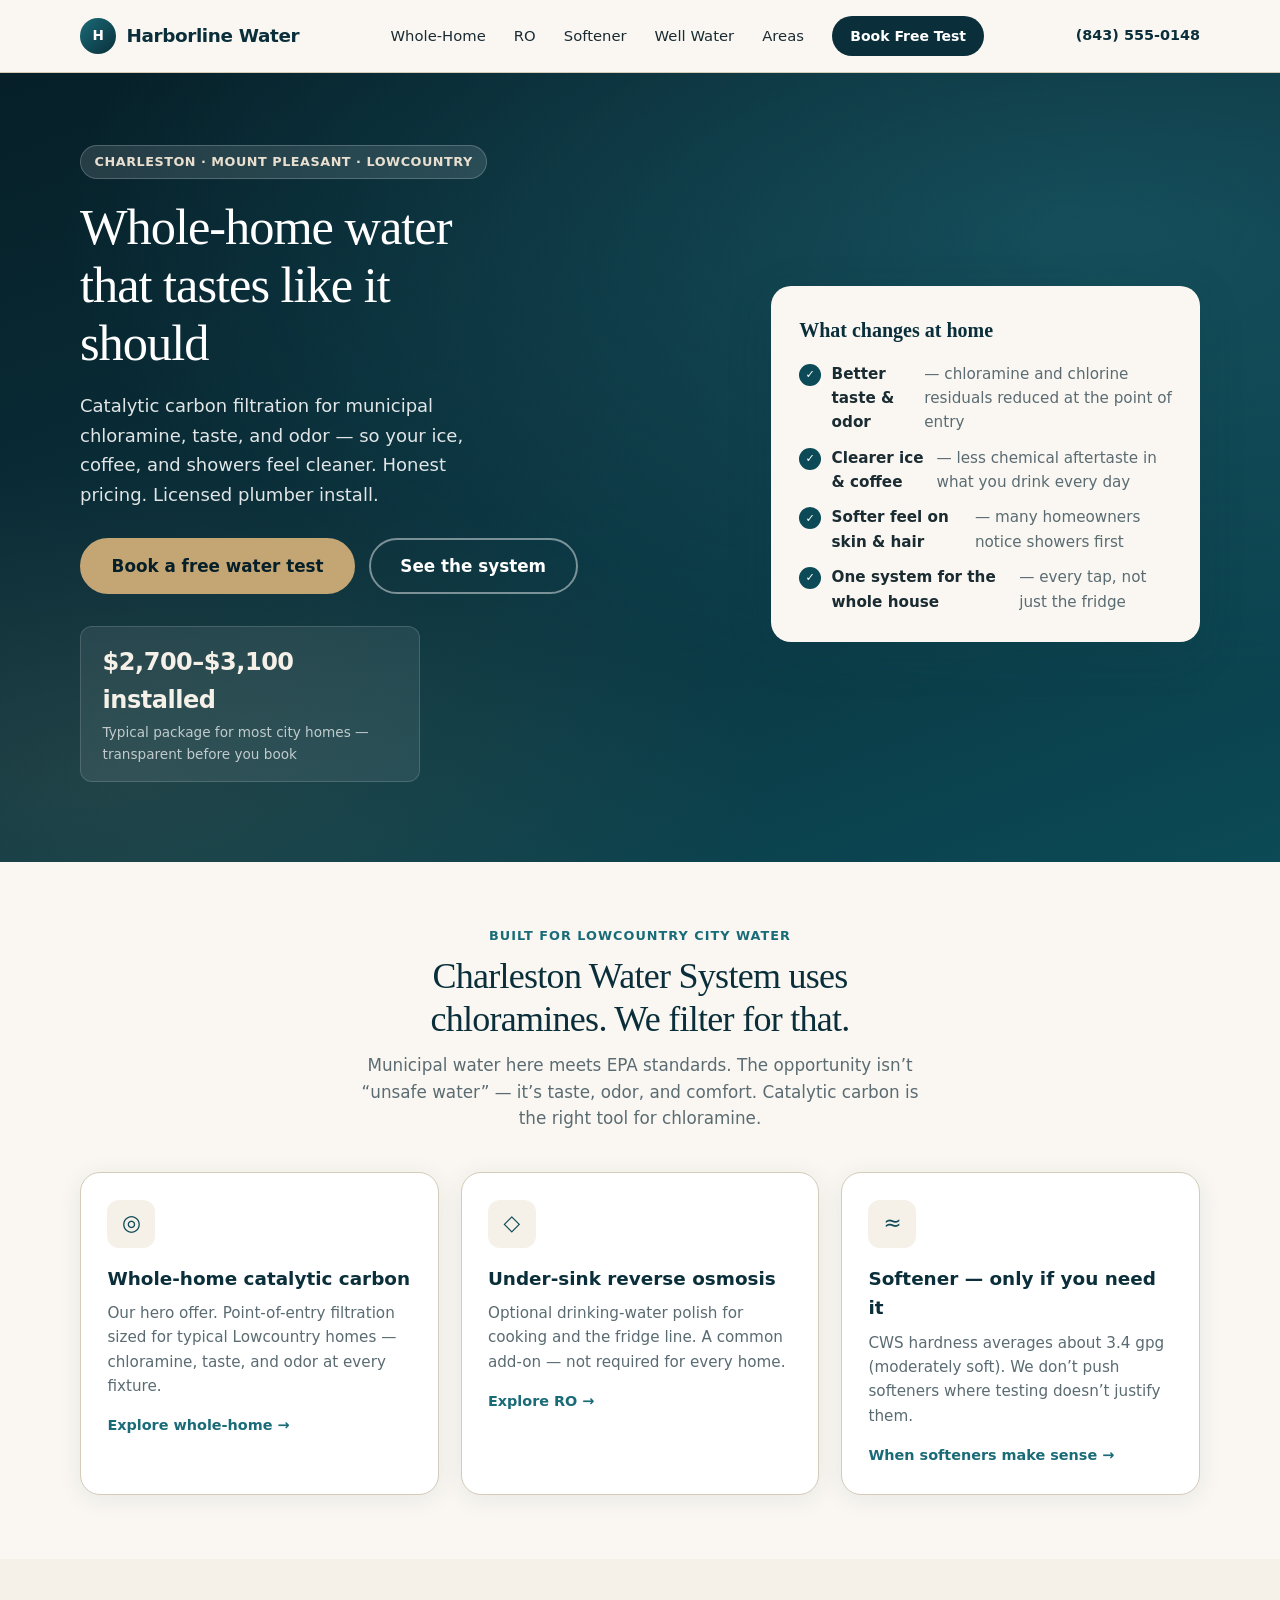
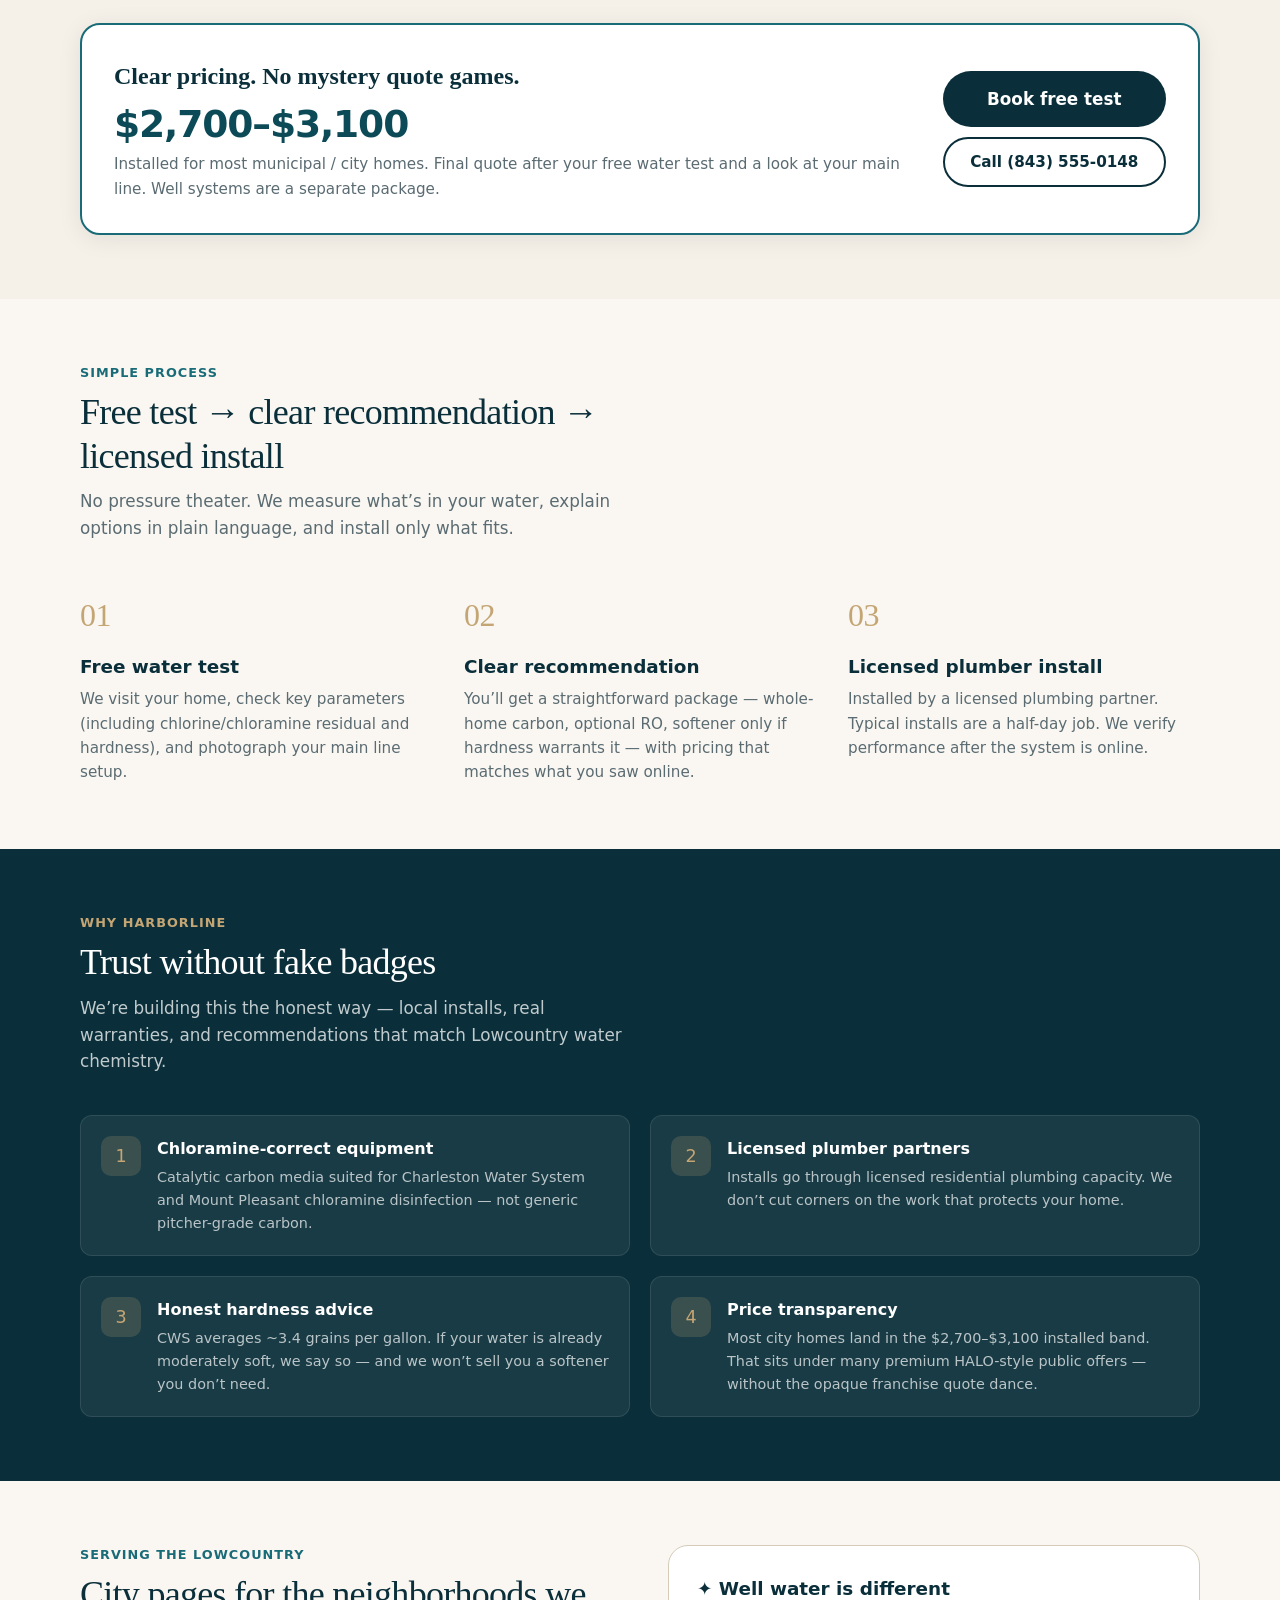
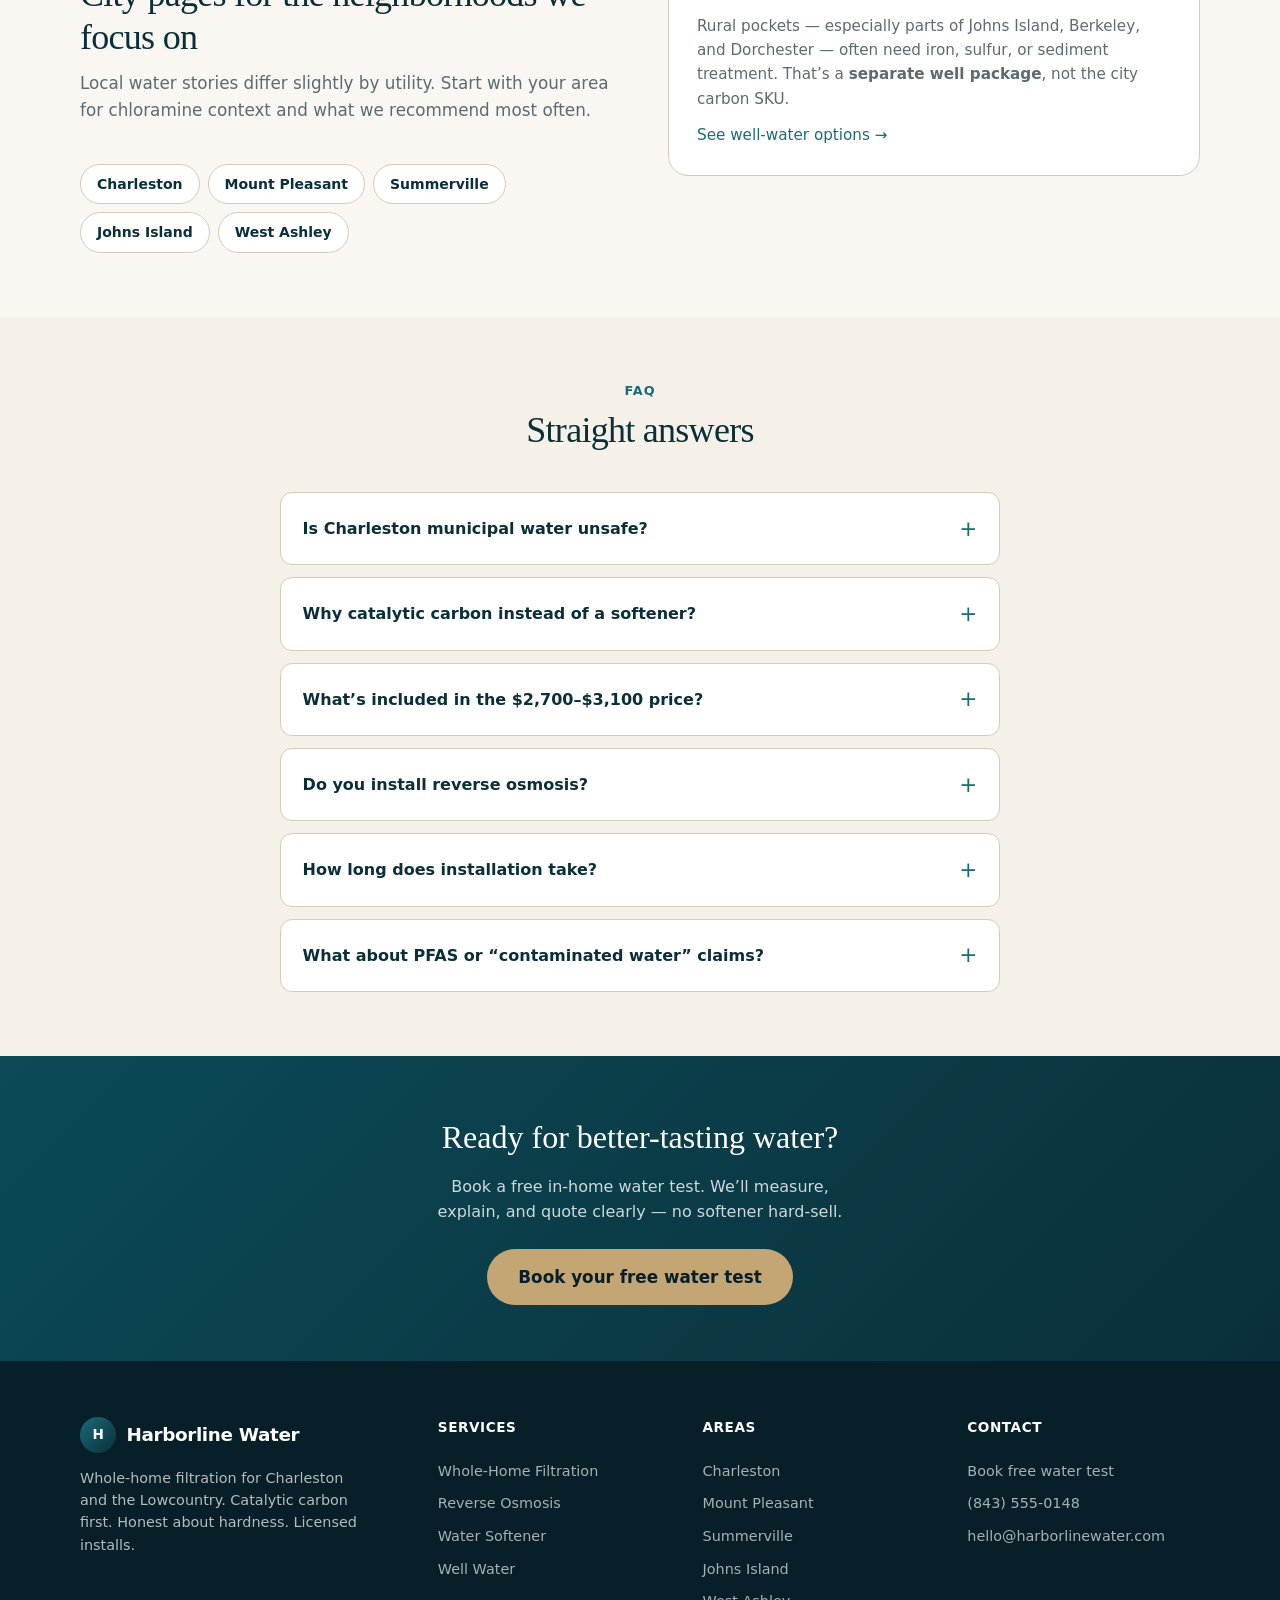
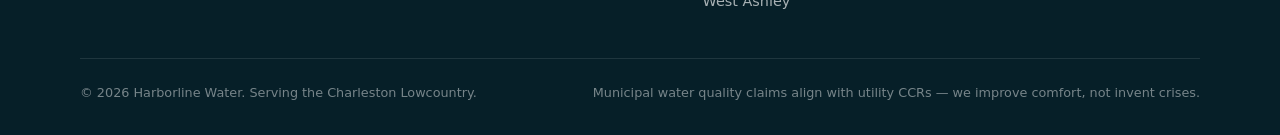
<file: index.html>
<!DOCTYPE html>
<html lang="en">
<head>
  <meta charset="UTF-8" />
  <meta name="viewport" content="width=device-width, initial-scale=1" />
  <title>Harborline Water | Whole-Home Filtration — Charleston &amp; Lowcountry</title>
  <meta name="description" content="Whole-home catalytic carbon filtration for Charleston, Mount Pleasant, Summerville &amp; the Lowcountry. Most city homes: $2,700–$3,100 installed. Book a free water test." />
  <link rel="stylesheet" href="css/styles.css" />
</head>
<body>
  <header class="site-header">
    <div class="container header-inner">
      <a class="logo" href="index.html">
        <span class="logo-mark" aria-hidden="true">H</span>
        Harborline Water
      </a>
      <nav class="nav-desktop" aria-label="Primary">
        <a href="whole-home.html">Whole-Home</a>
        <a href="reverse-osmosis.html">RO</a>
        <a href="softener.html">Softener</a>
        <a href="well-water.html">Well Water</a>
        <a href="charleston.html">Areas</a>
        <a class="nav-cta" href="book.html">Book Free Test</a>
      </nav>
      <a class="header-phone" href="tel:+18435550148">(843) 555-0148</a>
      <button class="menu-toggle" type="button" aria-label="Open menu" aria-expanded="false">
        <span></span><span></span><span></span>
      </button>
    </div>
    <nav class="nav-mobile container" aria-label="Mobile">
      <a href="whole-home.html">Whole-Home Filtration</a>
      <a href="reverse-osmosis.html">Reverse Osmosis</a>
      <a href="softener.html">Water Softener</a>
      <a href="well-water.html">Well Water</a>
      <a href="charleston.html">Charleston</a>
      <a href="mount-pleasant.html">Mount Pleasant</a>
      <a href="summerville.html">Summerville</a>
      <a href="johns-island.html">Johns Island</a>
      <a href="west-ashley.html">West Ashley</a>
      <a class="nav-cta" href="book.html">Book Free Water Test</a>
    </nav>
  </header>

  <main>
    <section class="hero">
      <div class="container hero-inner">
        <div>
          <span class="hero-badge">Charleston · Mount Pleasant · Lowcountry</span>
          <h1>Whole-home water that tastes like it should</h1>
          <p class="hero-lead">Catalytic carbon filtration for municipal chloramine, taste, and odor — so your ice, coffee, and showers feel cleaner. Honest pricing. Licensed plumber install.</p>
          <div class="hero-actions">
            <a class="btn btn-primary btn-lg" href="book.html">Book a free water test</a>
            <a class="btn btn-secondary btn-lg" href="whole-home.html">See the system</a>
          </div>
          <div class="hero-price">
            <strong>$2,700–$3,100 installed</strong>
            <span>Typical package for most city homes — transparent before you book</span>
          </div>
        </div>
        <aside class="hero-card" aria-label="What you get">
          <h3>What changes at home</h3>
          <ul>
            <li><strong>Better taste &amp; odor</strong> — chloramine and chlorine residuals reduced at the point of entry</li>
            <li><strong>Clearer ice &amp; coffee</strong> — less chemical aftertaste in what you drink every day</li>
            <li><strong>Softer feel on skin &amp; hair</strong> — many homeowners notice showers first</li>
            <li><strong>One system for the whole house</strong> — every tap, not just the fridge</li>
          </ul>
        </aside>
      </div>
    </section>

    <section class="section">
      <div class="container">
        <div class="section-head center">
          <span class="eyebrow">Built for Lowcountry city water</span>
          <h2>Charleston Water System uses chloramines. We filter for that.</h2>
          <p>Municipal water here meets EPA standards. The opportunity isn’t “unsafe water” — it’s taste, odor, and comfort. Catalytic carbon is the right tool for chloramine.</p>
        </div>
        <div class="grid-3">
          <article class="card">
            <div class="card-icon" aria-hidden="true">◎</div>
            <h3>Whole-home catalytic carbon</h3>
            <p>Our hero offer. Point-of-entry filtration sized for typical Lowcountry homes — chloramine, taste, and odor at every fixture.</p>
            <a class="card-link" href="whole-home.html">Explore whole-home →</a>
          </article>
          <article class="card">
            <div class="card-icon" aria-hidden="true">◇</div>
            <h3>Under-sink reverse osmosis</h3>
            <p>Optional drinking-water polish for cooking and the fridge line. A common add-on — not required for every home.</p>
            <a class="card-link" href="reverse-osmosis.html">Explore RO →</a>
          </article>
          <article class="card">
            <div class="card-icon" aria-hidden="true">≈</div>
            <h3>Softener — only if you need it</h3>
            <p>CWS hardness averages about 3.4 gpg (moderately soft). We don’t push softeners where testing doesn’t justify them.</p>
            <a class="card-link" href="softener.html">When softeners make sense →</a>
          </article>
        </div>
      </div>
    </section>

    <section class="section section-alt">
      <div class="container">
        <div class="price-band">
          <div>
            <h3>Clear pricing. No mystery quote games.</h3>
            <p class="amount">$2,700–$3,100</p>
            <p class="amount-note">Installed for most municipal / city homes. Final quote after your free water test and a look at your main line. Well systems are a separate package.</p>
          </div>
          <div class="price-cta">
            <a class="btn btn-primary btn-lg" href="book.html">Book free test</a>
            <a class="btn btn-secondary" href="tel:+18435550148">Call (843) 555-0148</a>
          </div>
        </div>
      </div>
    </section>

    <section class="section">
      <div class="container">
        <div class="section-head">
          <span class="eyebrow">Simple process</span>
          <h2>Free test → clear recommendation → licensed install</h2>
          <p>No pressure theater. We measure what’s in your water, explain options in plain language, and install only what fits.</p>
        </div>
        <div class="steps">
          <div class="step">
            <h3>Free water test</h3>
            <p>We visit your home, check key parameters (including chlorine/chloramine residual and hardness), and photograph your main line setup.</p>
          </div>
          <div class="step">
            <h3>Clear recommendation</h3>
            <p>You’ll get a straightforward package — whole-home carbon, optional RO, softener only if hardness warrants it — with pricing that matches what you saw online.</p>
          </div>
          <div class="step">
            <h3>Licensed plumber install</h3>
            <p>Installed by a licensed plumbing partner. Typical installs are a half-day job. We verify performance after the system is online.</p>
          </div>
        </div>
      </div>
    </section>

    <section class="section section-navy">
      <div class="container">
        <div class="section-head">
          <span class="eyebrow">Why Harborline</span>
          <h2>Trust without fake badges</h2>
          <p>We’re building this the honest way — local installs, real warranties, and recommendations that match Lowcountry water chemistry.</p>
        </div>
        <div class="trust-grid">
          <div class="trust-item">
            <div class="t-icon" aria-hidden="true">1</div>
            <div>
              <h4>Chloramine-correct equipment</h4>
              <p>Catalytic carbon media suited for Charleston Water System and Mount Pleasant chloramine disinfection — not generic pitcher-grade carbon.</p>
            </div>
          </div>
          <div class="trust-item">
            <div class="t-icon" aria-hidden="true">2</div>
            <div>
              <h4>Licensed plumber partners</h4>
              <p>Installs go through licensed residential plumbing capacity. We don’t cut corners on the work that protects your home.</p>
            </div>
          </div>
          <div class="trust-item">
            <div class="t-icon" aria-hidden="true">3</div>
            <div>
              <h4>Honest hardness advice</h4>
              <p>CWS averages ~3.4 grains per gallon. If your water is already moderately soft, we say so — and we won’t sell you a softener you don’t need.</p>
            </div>
          </div>
          <div class="trust-item">
            <div class="t-icon" aria-hidden="true">4</div>
            <div>
              <h4>Price transparency</h4>
              <p>Most city homes land in the $2,700–$3,100 installed band. That sits under many premium HALO-style public offers — without the opaque franchise quote dance.</p>
            </div>
          </div>
        </div>
      </div>
    </section>

    <section class="section">
      <div class="container split">
        <div>
          <div class="section-head">
            <span class="eyebrow">Serving the Lowcountry</span>
            <h2>City pages for the neighborhoods we focus on</h2>
            <p>Local water stories differ slightly by utility. Start with your area for chloramine context and what we recommend most often.</p>
          </div>
          <div class="area-pills">
            <a href="charleston.html">Charleston</a>
            <a href="mount-pleasant.html">Mount Pleasant</a>
            <a href="summerville.html">Summerville</a>
            <a href="johns-island.html">Johns Island</a>
            <a href="west-ashley.html">West Ashley</a>
          </div>
        </div>
        <div class="honesty-box">
          <h3>✦ Well water is different</h3>
          <p>Rural pockets — especially parts of Johns Island, Berkeley, and Dorchester — often need iron, sulfur, or sediment treatment. That’s a <strong>separate well package</strong>, not the city carbon SKU.</p>
          <p><a href="well-water.html">See well-water options →</a></p>
        </div>
      </div>
    </section>

    <section class="section section-alt">
      <div class="container container-narrow">
        <div class="section-head center">
          <span class="eyebrow">FAQ</span>
          <h2>Straight answers</h2>
        </div>
        <div class="faq-list">
          <details class="faq-item">
            <summary>Is Charleston municipal water unsafe?</summary>
            <div class="faq-body">
              <p>No. Charleston Water System and Mount Pleasant Waterworks meet EPA standards. We don’t market fear. We help with taste, odor, chloramine residual, ice/coffee quality, and how water feels on skin and hair.</p>
            </div>
          </details>
          <details class="faq-item">
            <summary>Why catalytic carbon instead of a softener?</summary>
            <div class="faq-body">
              <p>Charleston Water System reports average hardness around <strong>58.4 ppm / 3.4 gpg</strong> — moderately soft. Softeners shine on hard well water. For most city homes here, catalytic carbon targeting chloramine and taste/odor is the better first move.</p>
            </div>
          </details>
          <details class="faq-item">
            <summary>What’s included in the $2,700–$3,100 price?</summary>
            <div class="faq-body">
              <p>A typical whole-home catalytic carbon system installed by a licensed plumber for a standard city home. Exact equipment and any add-ons (like under-sink RO) are confirmed after your free test and a look at your plumbing.</p>
            </div>
          </details>
          <details class="faq-item">
            <summary>Do you install reverse osmosis?</summary>
            <div class="faq-body">
              <p>Yes — as an optional under-sink system for drinking and cooking water. Many homeowners pair whole-home carbon with RO at the kitchen sink. <a href="reverse-osmosis.html">Learn more about RO</a>.</p>
            </div>
          </details>
          <details class="faq-item">
            <summary>How long does installation take?</summary>
            <div class="faq-body">
              <p>Most whole-home installs are completed in a few hours by a licensed plumber partner. We’ll schedule after you approve the recommendation — typically within about a week depending on partner capacity.</p>
            </div>
          </details>
          <details class="faq-item">
            <summary>What about PFAS or “contaminated water” claims?</summary>
            <div class="faq-body">
              <p>We stick to utility-aligned facts and certified reduction data for the media we install. We won’t use scare language about municipal water being unsafe. If you have a specific lab concern, bring it to the free test and we’ll talk through options honestly.</p>
            </div>
          </details>
        </div>
      </div>
    </section>

    <section class="cta-band">
      <div class="container">
        <h2>Ready for better-tasting water?</h2>
        <p>Book a free in-home water test. We’ll measure, explain, and quote clearly — no softener hard-sell.</p>
        <a class="btn btn-primary btn-lg" href="book.html">Book your free water test</a>
      </div>
    </section>
  </main>

  <footer class="site-footer">
    <div class="container">
      <div class="footer-grid">
        <div class="footer-brand">
          <a class="logo" href="index.html">
            <span class="logo-mark" aria-hidden="true">H</span>
            Harborline Water
          </a>
          <p>Whole-home filtration for Charleston and the Lowcountry. Catalytic carbon first. Honest about hardness. Licensed installs.</p>
        </div>
        <div class="footer-col">
          <h4>Services</h4>
          <a href="whole-home.html">Whole-Home Filtration</a>
          <a href="reverse-osmosis.html">Reverse Osmosis</a>
          <a href="softener.html">Water Softener</a>
          <a href="well-water.html">Well Water</a>
        </div>
        <div class="footer-col">
          <h4>Areas</h4>
          <a href="charleston.html">Charleston</a>
          <a href="mount-pleasant.html">Mount Pleasant</a>
          <a href="summerville.html">Summerville</a>
          <a href="johns-island.html">Johns Island</a>
          <a href="west-ashley.html">West Ashley</a>
        </div>
        <div class="footer-col">
          <h4>Contact</h4>
          <a href="book.html">Book free water test</a>
          <a href="tel:+18435550148">(843) 555-0148</a>
          <a href="mailto:hello@harborlinewater.com">hello@harborlinewater.com</a>
        </div>
      </div>
      <div class="footer-bottom">
        <span>© 2026 Harborline Water. Serving the Charleston Lowcountry.</span>
        <span>Municipal water quality claims align with utility CCRs — we improve comfort, not invent crises.</span>
      </div>
    </div>
  </footer>

  <div class="sticky-cta" role="region" aria-label="Quick actions">
    <a class="btn btn-call" href="tel:+18435550148">Call</a>
    <a class="btn btn-primary" href="book.html">Book free water test</a>
  </div>

  <script src="js/main.js"></script>
</body>
</html>
</file>
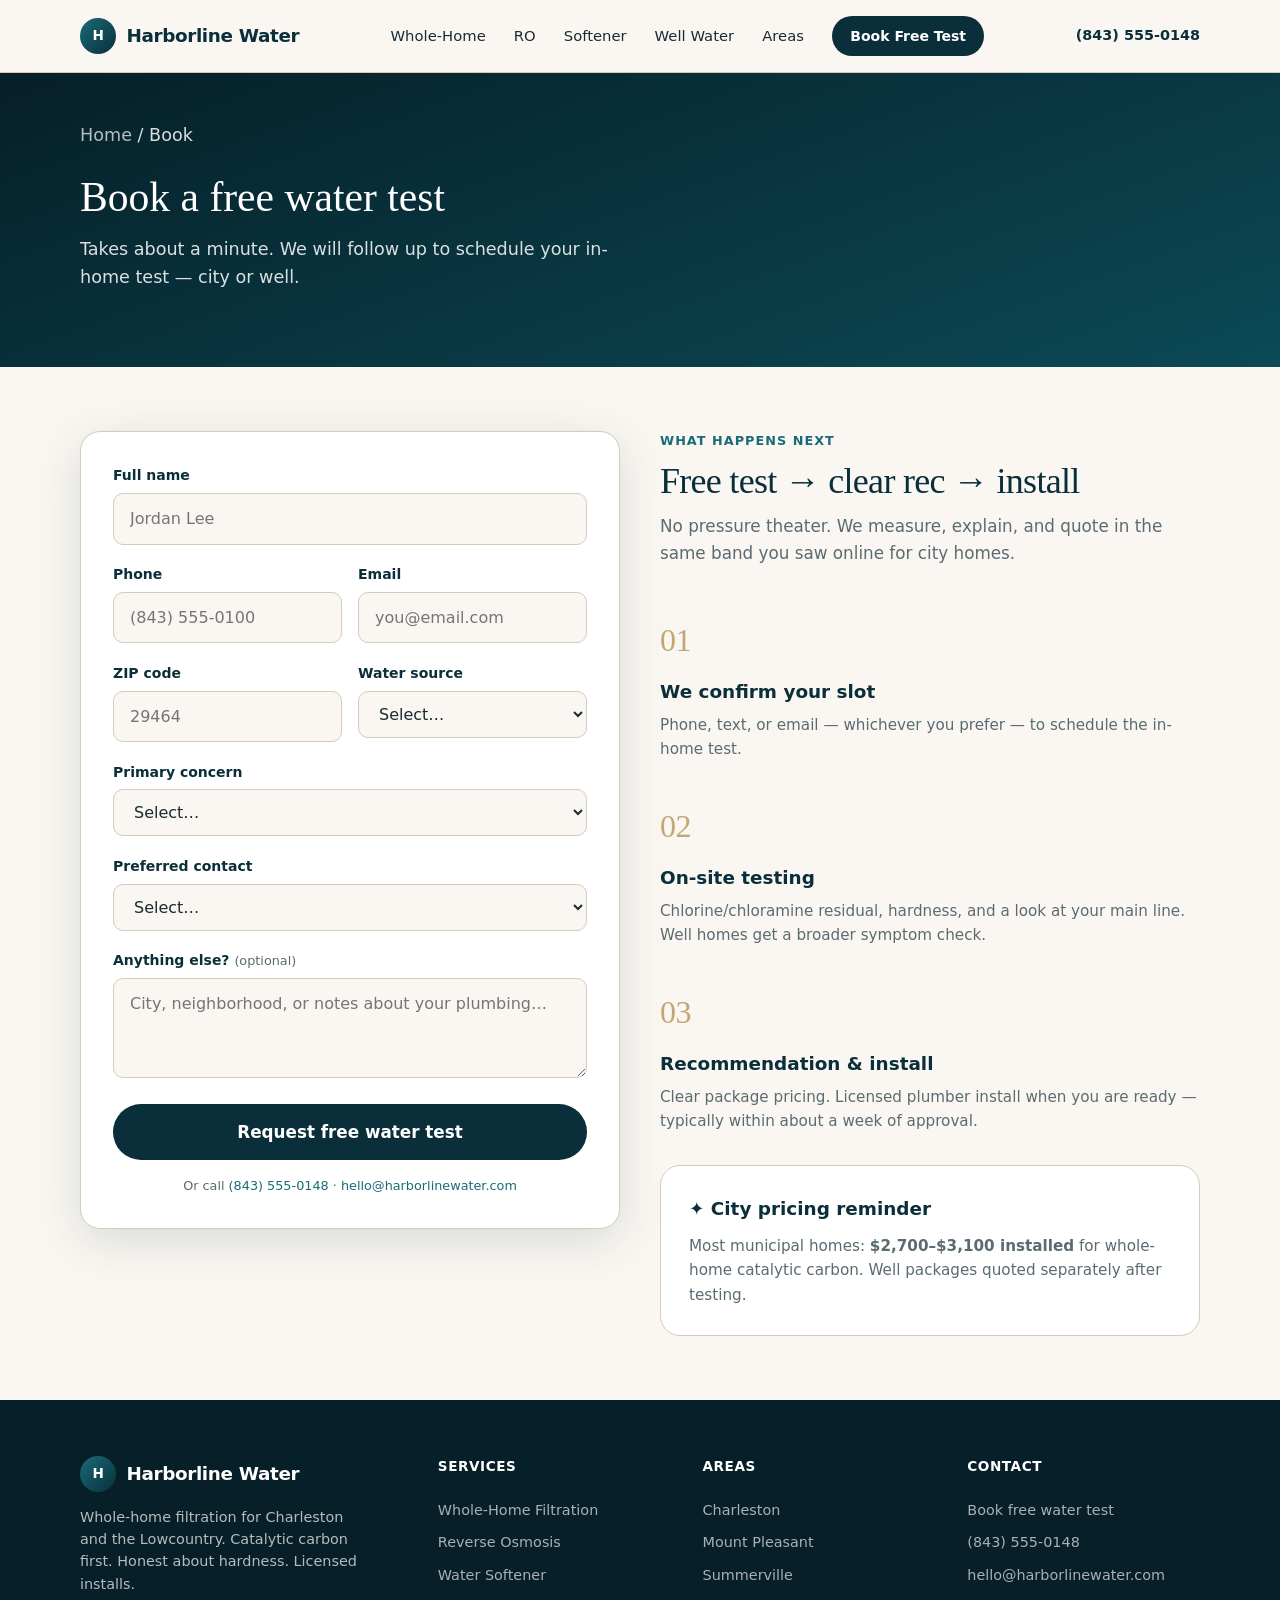
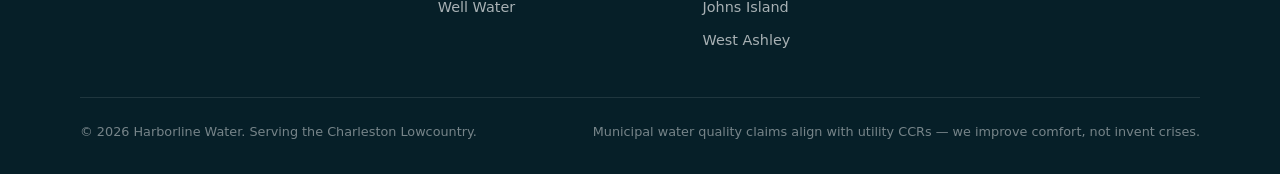
<file: book.html>
<!DOCTYPE html>
<html lang="en">
<head>
  <meta charset="UTF-8" />
  <meta name="viewport" content="width=device-width, initial-scale=1" />
  <title>Book a Free Water Test | Harborline Water Charleston</title>
  <meta name="description" content="Book a free in-home water test with Harborline Water. Charleston Lowcountry — city or well. Name, phone, email, ZIP. No softener hard-sell." />
  <link rel="stylesheet" href="css/styles.css" />
</head>
<body>
  <header class="site-header">
    <div class="container header-inner">
      <a class="logo" href="index.html">
        <span class="logo-mark" aria-hidden="true">H</span>
        Harborline Water
      </a>
      <nav class="nav-desktop" aria-label="Primary">
        <a href="whole-home.html">Whole-Home</a>
        <a href="reverse-osmosis.html">RO</a>
        <a href="softener.html">Softener</a>
        <a href="well-water.html">Well Water</a>
        <a href="charleston.html">Areas</a>
        <a class="nav-cta" href="book.html">Book Free Test</a>
      </nav>
      <a class="header-phone" href="tel:+18435550148">(843) 555-0148</a>
      <button class="menu-toggle" type="button" aria-label="Open menu" aria-expanded="false">
        <span></span><span></span><span></span>
      </button>
    </div>
    <nav class="nav-mobile container" aria-label="Mobile">
      <a href="whole-home.html">Whole-Home Filtration</a>
      <a href="reverse-osmosis.html">Reverse Osmosis</a>
      <a href="softener.html">Water Softener</a>
      <a href="well-water.html">Well Water</a>
      <a href="charleston.html">Charleston</a>
      <a href="mount-pleasant.html">Mount Pleasant</a>
      <a href="summerville.html">Summerville</a>
      <a href="johns-island.html">Johns Island</a>
      <a href="west-ashley.html">West Ashley</a>
      <a class="nav-cta" href="book.html">Book Free Water Test</a>
    </nav>
  </header>
  <main>

    <section class="page-hero">
      <div class="container">
        <p class="breadcrumb"><a href="index.html">Home</a> / Book</p>
        <h1>Book a free water test</h1>
        <p>Takes about a minute. We will follow up to schedule your in-home test — city or well.</p>
      </div>
    </section>

    <section class="section">
      <div class="container" style="display:grid;gap:2.5rem;align-items:start">
        <div style="display:grid;gap:2.5rem;align-items:start" class="split">
          <div>
            <div class="form-card" id="form-wrap">
              <form id="lead-form" novalidate>
                <!--
                  FUTURE: GoHighLevel (GHL) webhook integration
                  Replace the JS console.log handler in js/main.js with:
                  fetch('YOUR_GHL_WEBHOOK_URL', {
                    method: 'POST',
                    headers: { 'Content-Type': 'application/json' },
                    body: JSON.stringify(data)
                  })
                  Or point form action to your GHL form endpoint.
                -->
                <div class="form-group">
                  <label for="name">Full name</label>
                  <input type="text" id="name" name="name" required autocomplete="name" placeholder="Jordan Lee" />
                </div>
                <div class="form-row form-row-2">
                  <div class="form-group">
                    <label for="phone">Phone</label>
                    <input type="tel" id="phone" name="phone" required autocomplete="tel" placeholder="(843) 555-0100" />
                  </div>
                  <div class="form-group">
                    <label for="email">Email</label>
                    <input type="email" id="email" name="email" required autocomplete="email" placeholder="you@email.com" />
                  </div>
                </div>
                <div class="form-row form-row-2">
                  <div class="form-group">
                    <label for="zip">ZIP code</label>
                    <input type="text" id="zip" name="zip" required inputmode="numeric" pattern="[0-9]{5}" placeholder="29464" maxlength="5" />
                  </div>
                  <div class="form-group">
                    <label for="waterSource">Water source</label>
                    <select id="waterSource" name="waterSource" required>
                      <option value="" disabled selected>Select…</option>
                      <option value="city">City / municipal</option>
                      <option value="well">Private well</option>
                      <option value="unsure">Not sure</option>
                    </select>
                  </div>
                </div>
                <div class="form-group">
                  <label for="concern">Primary concern</label>
                  <select id="concern" name="concern" required>
                    <option value="" disabled selected>Select…</option>
                    <option value="taste-odor">Taste / odor (chlorine or chloramine)</option>
                    <option value="ice-coffee">Ice / coffee taste</option>
                    <option value="skin-hair">Skin / hair feel</option>
                    <option value="hardness-scale">Hardness / scale</option>
                    <option value="well-iron-sulfur">Well: iron / sulfur / sediment</option>
                    <option value="general">General — want a test</option>
                  </select>
                </div>
                <div class="form-group">
                  <label for="preferredContact">Preferred contact</label>
                  <select id="preferredContact" name="preferredContact" required>
                    <option value="" disabled selected>Select…</option>
                    <option value="phone">Phone call</option>
                    <option value="text">Text</option>
                    <option value="email">Email</option>
                  </select>
                </div>
                <div class="form-group">
                  <label for="message">Anything else? <span class="hint">(optional)</span></label>
                  <textarea id="message" name="message" placeholder="City, neighborhood, or notes about your plumbing…"></textarea>
                </div>
                <button type="submit" class="btn btn-primary btn-lg btn-block">Request free water test</button>
                <p style="margin-top:1rem;font-size:.8rem;color:var(--muted);text-align:center">
                  Or call <a href="tel:+18435550148">(843) 555-0148</a> · <a href="mailto:hello@harborlinewater.com">hello@harborlinewater.com</a>
                </p>
              </form>
              <div class="form-success" id="form-success" role="status">
                <div class="check" aria-hidden="true">✓</div>
                <h3>Request received</h3>
                <p>Thanks — we logged your details. We will reach out shortly to schedule your free water test. (Demo mode: check the browser console for the lead payload.)</p>
                <p class="mt-1"><a href="index.html">Back to home</a></p>
              </div>
            </div>
          </div>
          <div>
            <div class="section-head">
              <span class="eyebrow">What happens next</span>
              <h2>Free test → clear rec → install</h2>
              <p>No pressure theater. We measure, explain, and quote in the same band you saw online for city homes.</p>
            </div>
            <div class="steps" style="grid-template-columns:1fr">
              <div class="step">
                <h3>We confirm your slot</h3>
                <p>Phone, text, or email — whichever you prefer — to schedule the in-home test.</p>
              </div>
              <div class="step">
                <h3>On-site testing</h3>
                <p>Chlorine/chloramine residual, hardness, and a look at your main line. Well homes get a broader symptom check.</p>
              </div>
              <div class="step">
                <h3>Recommendation &amp; install</h3>
                <p>Clear package pricing. Licensed plumber install when you are ready — typically within about a week of approval.</p>
              </div>
            </div>
            <div class="honesty-box mt-2">
              <h3>✦ City pricing reminder</h3>
              <p>Most municipal homes: <strong>$2,700–$3,100 installed</strong> for whole-home catalytic carbon. Well packages quoted separately after testing.</p>
            </div>
          </div>
        </div>
      </div>
    </section>

  </main>
  <footer class="site-footer">
    <div class="container">
      <div class="footer-grid">
        <div class="footer-brand">
          <a class="logo" href="index.html">
            <span class="logo-mark" aria-hidden="true">H</span>
            Harborline Water
          </a>
          <p>Whole-home filtration for Charleston and the Lowcountry. Catalytic carbon first. Honest about hardness. Licensed installs.</p>
        </div>
        <div class="footer-col">
          <h4>Services</h4>
          <a href="whole-home.html">Whole-Home Filtration</a>
          <a href="reverse-osmosis.html">Reverse Osmosis</a>
          <a href="softener.html">Water Softener</a>
          <a href="well-water.html">Well Water</a>
        </div>
        <div class="footer-col">
          <h4>Areas</h4>
          <a href="charleston.html">Charleston</a>
          <a href="mount-pleasant.html">Mount Pleasant</a>
          <a href="summerville.html">Summerville</a>
          <a href="johns-island.html">Johns Island</a>
          <a href="west-ashley.html">West Ashley</a>
        </div>
        <div class="footer-col">
          <h4>Contact</h4>
          <a href="book.html">Book free water test</a>
          <a href="tel:+18435550148">(843) 555-0148</a>
          <a href="mailto:hello@harborlinewater.com">hello@harborlinewater.com</a>
        </div>
      </div>
      <div class="footer-bottom">
        <span>© 2026 Harborline Water. Serving the Charleston Lowcountry.</span>
        <span>Municipal water quality claims align with utility CCRs — we improve comfort, not invent crises.</span>
      </div>
    </div>
  </footer>
  <div class="sticky-cta" role="region" aria-label="Quick actions">
    <a class="btn btn-call" href="tel:+18435550148">Call</a>
    <a class="btn btn-primary" href="book.html">Book free water test</a>
  </div>
  <script src="js/main.js"></script>
</body>
</html>
</file>
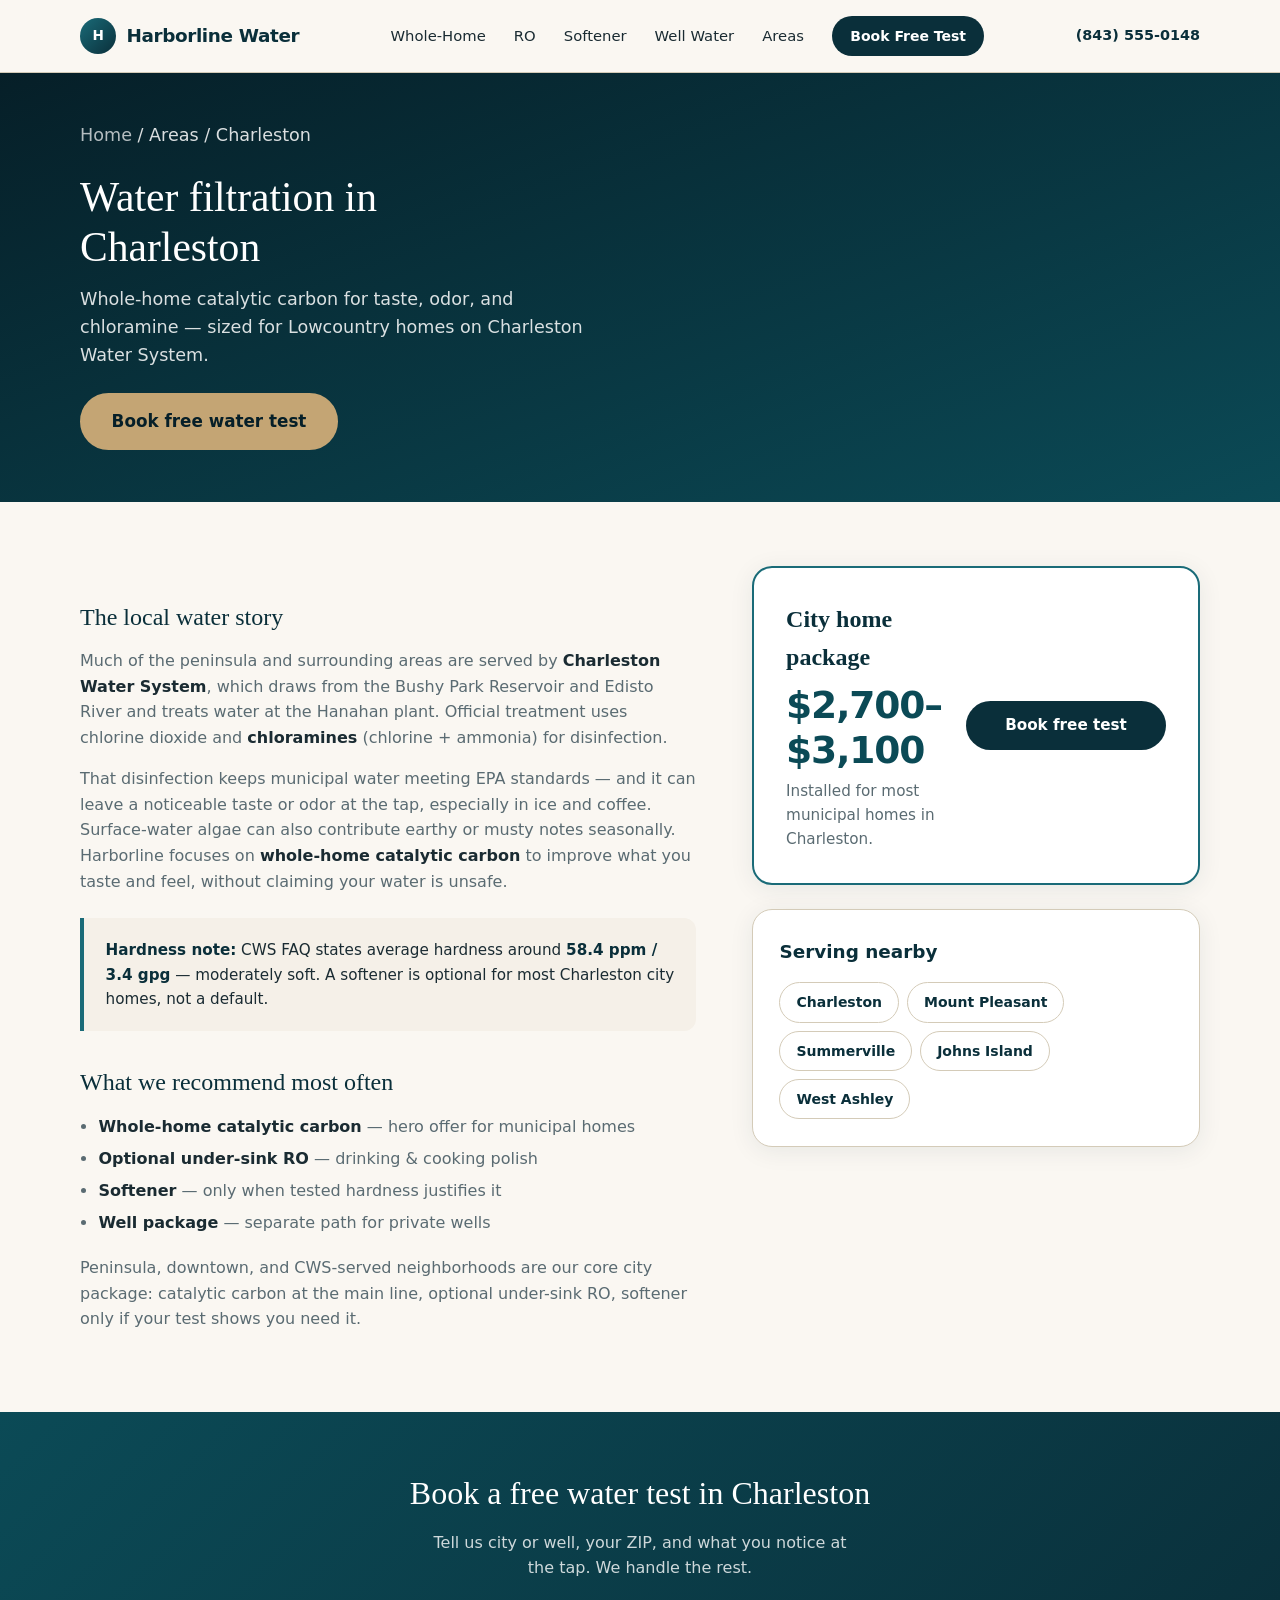
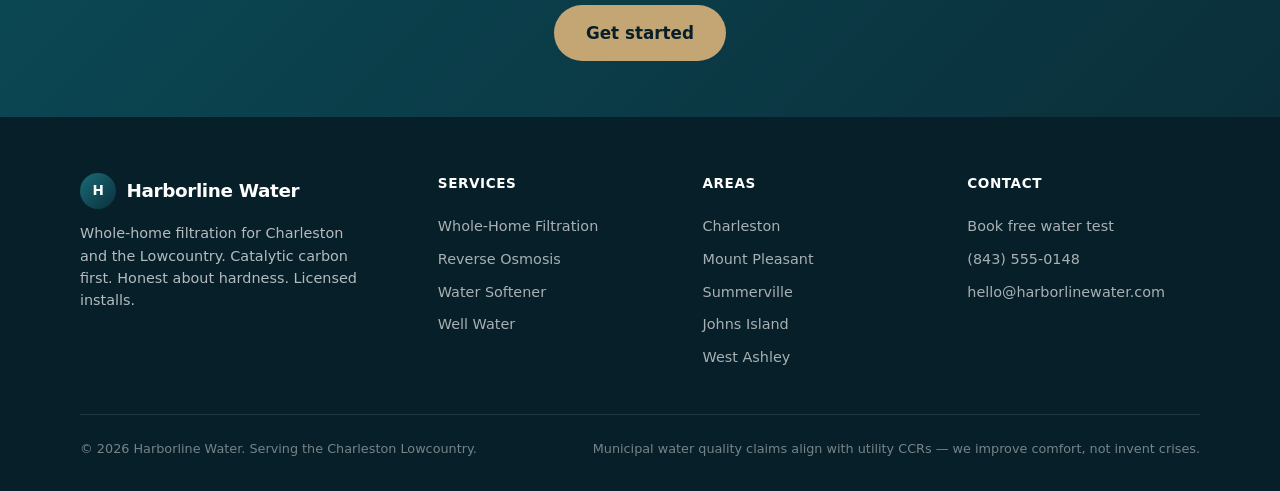
<file: charleston.html>
<!DOCTYPE html>
<html lang="en">
<head>
  <meta charset="UTF-8" />
  <meta name="viewport" content="width=device-width, initial-scale=1" />
  <title>Water Filtration Charleston SC | Harborline Water</title>
  <meta name="description" content="Whole-home catalytic carbon filtration for Charleston SC city homes. Chloramine taste & odor. Most homes $2,700–$3,100 installed. Free water test." />
  <link rel="stylesheet" href="css/styles.css" />
</head>
<body>
  <header class="site-header">
    <div class="container header-inner">
      <a class="logo" href="index.html">
        <span class="logo-mark" aria-hidden="true">H</span>
        Harborline Water
      </a>
      <nav class="nav-desktop" aria-label="Primary">
        <a href="whole-home.html">Whole-Home</a>
        <a href="reverse-osmosis.html">RO</a>
        <a href="softener.html">Softener</a>
        <a href="well-water.html">Well Water</a>
        <a href="charleston.html">Areas</a>
        <a class="nav-cta" href="book.html">Book Free Test</a>
      </nav>
      <a class="header-phone" href="tel:+18435550148">(843) 555-0148</a>
      <button class="menu-toggle" type="button" aria-label="Open menu" aria-expanded="false">
        <span></span><span></span><span></span>
      </button>
    </div>
    <nav class="nav-mobile container" aria-label="Mobile">
      <a href="whole-home.html">Whole-Home Filtration</a>
      <a href="reverse-osmosis.html">Reverse Osmosis</a>
      <a href="softener.html">Water Softener</a>
      <a href="well-water.html">Well Water</a>
      <a href="charleston.html">Charleston</a>
      <a href="mount-pleasant.html">Mount Pleasant</a>
      <a href="summerville.html">Summerville</a>
      <a href="johns-island.html">Johns Island</a>
      <a href="west-ashley.html">West Ashley</a>
      <a class="nav-cta" href="book.html">Book Free Water Test</a>
    </nav>
  </header>
  <main>

    <section class="page-hero">
      <div class="container">
        <p class="breadcrumb"><a href="index.html">Home</a> / Areas / Charleston</p>
        <h1>Water filtration in Charleston</h1>
        <p>Whole-home catalytic carbon for taste, odor, and chloramine — sized for Lowcountry homes on Charleston Water System.</p>
        <a class="btn btn-primary btn-lg" href="book.html" style="background:var(--accent);color:var(--navy-deep);border-color:var(--accent)">Book free water test</a>
      </div>
    </section>

    <section class="section">
      <div class="container split split-60">
        <div class="prose">
          <h2>The local water story</h2>
          <p>Much of the peninsula and surrounding areas are served by <strong>Charleston Water System</strong>, which draws from the Bushy Park Reservoir and Edisto River and treats water at the Hanahan plant. Official treatment uses chlorine dioxide and <strong>chloramines</strong> (chlorine + ammonia) for disinfection.</p>
        <p>That disinfection keeps municipal water meeting EPA standards — and it can leave a noticeable taste or odor at the tap, especially in ice and coffee. Surface-water algae can also contribute earthy or musty notes seasonally. Harborline focuses on <strong>whole-home catalytic carbon</strong> to improve what you taste and feel, without claiming your water is unsafe.</p>
        <div class="callout"><p><strong>Hardness note:</strong> CWS FAQ states average hardness around <strong>58.4 ppm / 3.4 gpg</strong> — moderately soft. A softener is optional for most Charleston city homes, not a default.</p></div>
          <h2>What we recommend most often</h2>
          <ul>
            <li><strong>Whole-home catalytic carbon</strong> — hero offer for municipal homes</li>
            <li><strong>Optional under-sink RO</strong> — drinking &amp; cooking polish</li>
            <li><strong>Softener</strong> — only when tested hardness justifies it</li>
            <li><strong>Well package</strong> — separate path for private wells</li>
          </ul>
          <p>Peninsula, downtown, and CWS-served neighborhoods are our core city package: catalytic carbon at the main line, optional under-sink RO, softener only if your test shows you need it.</p>
        </div>
        <aside>
          <div class="price-band" style="margin-bottom:1.5rem">
            <div>
              <h3>City home package</h3>
              <p class="amount">$2,700–$3,100</p>
              <p class="amount-note">Installed for most municipal homes in Charleston.</p>
            </div>
            <div class="price-cta">
              <a class="btn btn-primary" href="book.html">Book free test</a>
            </div>
          </div>
          <div class="card">
            <h3>Serving nearby</h3>
            <div class="area-pills" style="margin-top:1rem">
              <a href="charleston.html">Charleston</a>
              <a href="mount-pleasant.html">Mount Pleasant</a>
              <a href="summerville.html">Summerville</a>
              <a href="johns-island.html">Johns Island</a>
              <a href="west-ashley.html">West Ashley</a>
            </div>
          </div>
        </aside>
      </div>
    </section>

    <section class="cta-band">
      <div class="container">
        <h2>Book a free water test in Charleston</h2>
        <p>Tell us city or well, your ZIP, and what you notice at the tap. We handle the rest.</p>
        <a class="btn btn-primary btn-lg" href="book.html">Get started</a>
      </div>
    </section>

  </main>
  <footer class="site-footer">
    <div class="container">
      <div class="footer-grid">
        <div class="footer-brand">
          <a class="logo" href="index.html">
            <span class="logo-mark" aria-hidden="true">H</span>
            Harborline Water
          </a>
          <p>Whole-home filtration for Charleston and the Lowcountry. Catalytic carbon first. Honest about hardness. Licensed installs.</p>
        </div>
        <div class="footer-col">
          <h4>Services</h4>
          <a href="whole-home.html">Whole-Home Filtration</a>
          <a href="reverse-osmosis.html">Reverse Osmosis</a>
          <a href="softener.html">Water Softener</a>
          <a href="well-water.html">Well Water</a>
        </div>
        <div class="footer-col">
          <h4>Areas</h4>
          <a href="charleston.html">Charleston</a>
          <a href="mount-pleasant.html">Mount Pleasant</a>
          <a href="summerville.html">Summerville</a>
          <a href="johns-island.html">Johns Island</a>
          <a href="west-ashley.html">West Ashley</a>
        </div>
        <div class="footer-col">
          <h4>Contact</h4>
          <a href="book.html">Book free water test</a>
          <a href="tel:+18435550148">(843) 555-0148</a>
          <a href="mailto:hello@harborlinewater.com">hello@harborlinewater.com</a>
        </div>
      </div>
      <div class="footer-bottom">
        <span>© 2026 Harborline Water. Serving the Charleston Lowcountry.</span>
        <span>Municipal water quality claims align with utility CCRs — we improve comfort, not invent crises.</span>
      </div>
    </div>
  </footer>
  <div class="sticky-cta" role="region" aria-label="Quick actions">
    <a class="btn btn-call" href="tel:+18435550148">Call</a>
    <a class="btn btn-primary" href="book.html">Book free water test</a>
  </div>
  <script src="js/main.js"></script>
</body>
</html>
</file>
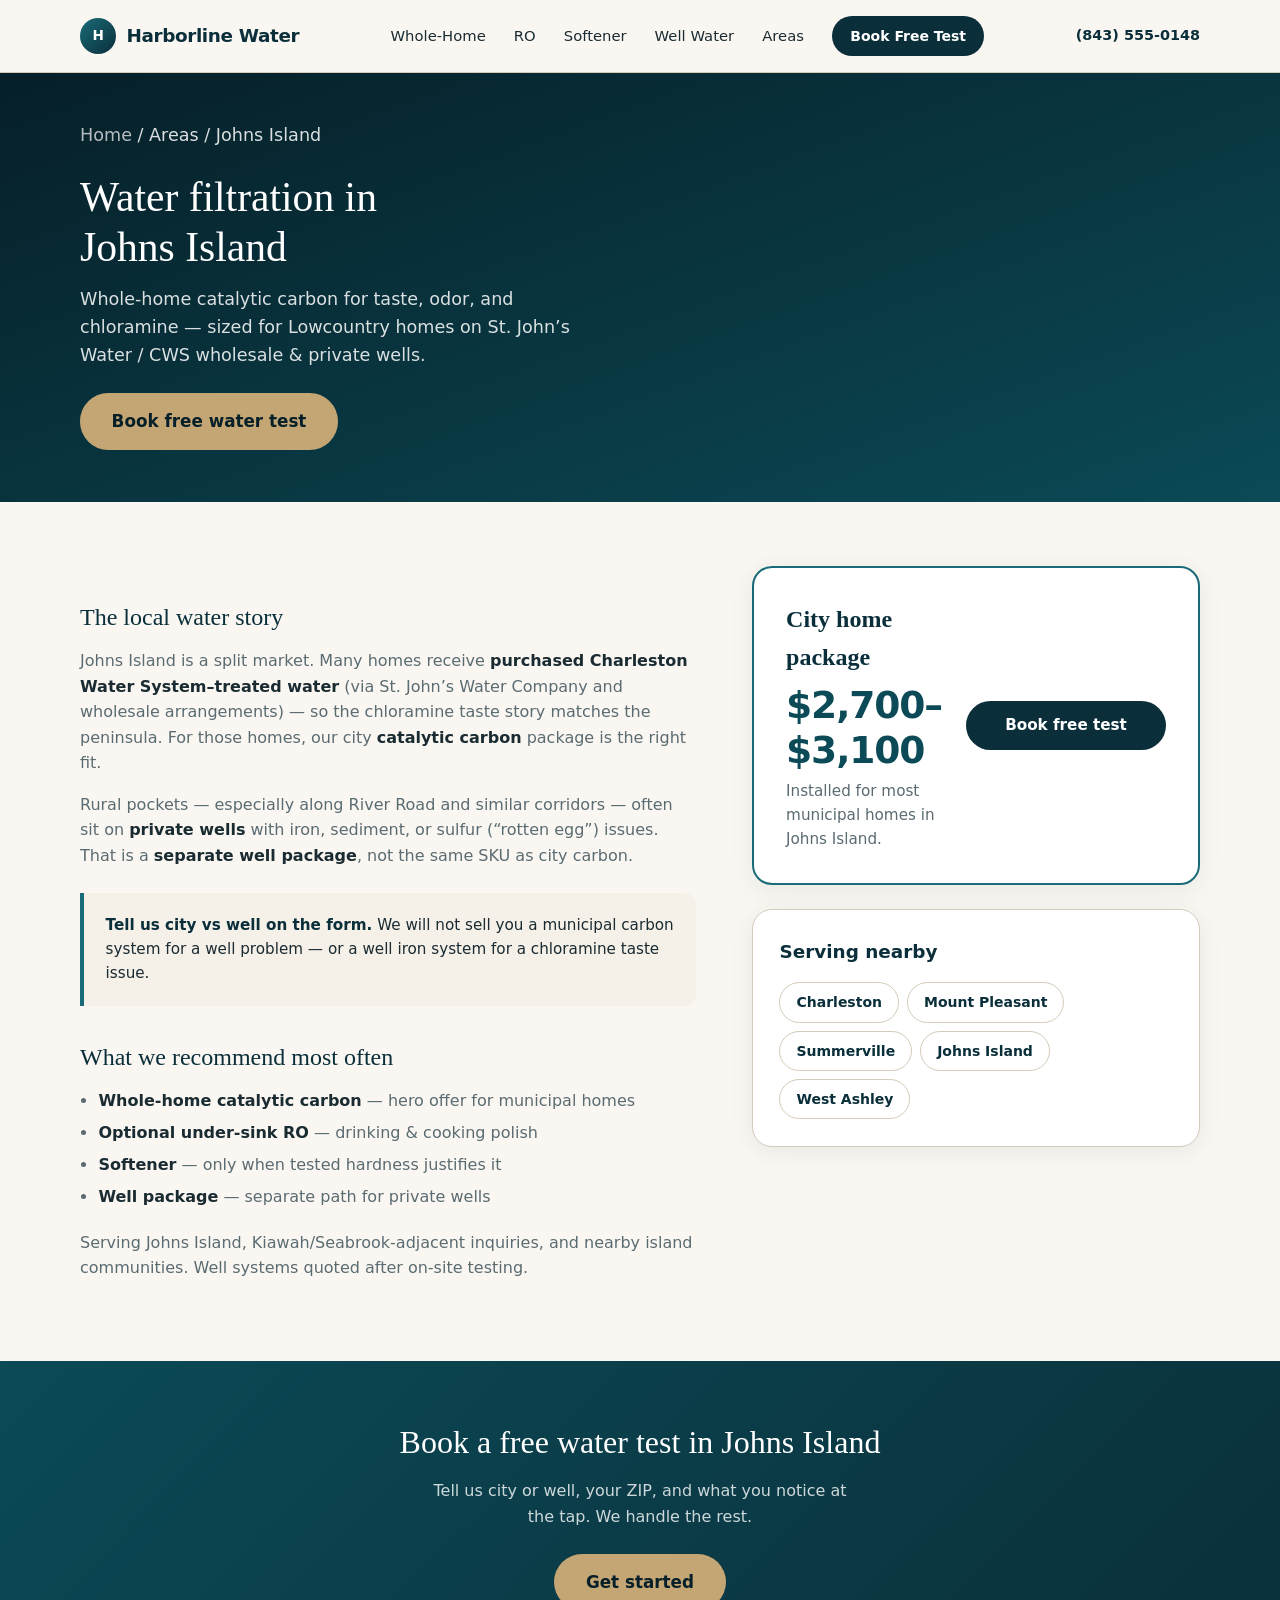
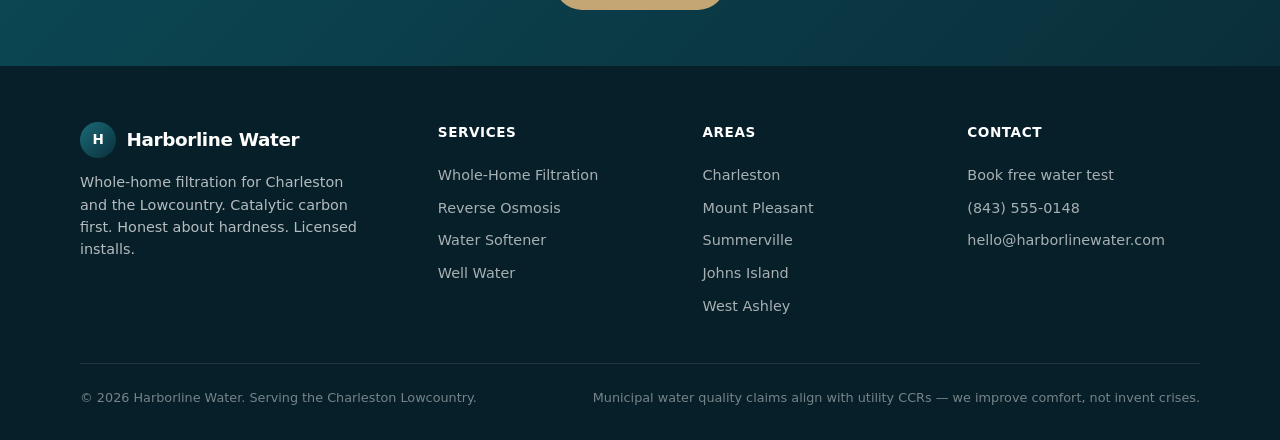
<file: johns-island.html>
<!DOCTYPE html>
<html lang="en">
<head>
  <meta charset="UTF-8" />
  <meta name="viewport" content="width=device-width, initial-scale=1" />
  <title>Water Filtration Johns Island SC | Harborline Water</title>
  <meta name="description" content="Johns Island water filtration for city chloramine homes and separate well packages for iron/sulfur. Honest recommendations. Free water test." />
  <link rel="stylesheet" href="css/styles.css" />
</head>
<body>
  <header class="site-header">
    <div class="container header-inner">
      <a class="logo" href="index.html">
        <span class="logo-mark" aria-hidden="true">H</span>
        Harborline Water
      </a>
      <nav class="nav-desktop" aria-label="Primary">
        <a href="whole-home.html">Whole-Home</a>
        <a href="reverse-osmosis.html">RO</a>
        <a href="softener.html">Softener</a>
        <a href="well-water.html">Well Water</a>
        <a href="charleston.html">Areas</a>
        <a class="nav-cta" href="book.html">Book Free Test</a>
      </nav>
      <a class="header-phone" href="tel:+18435550148">(843) 555-0148</a>
      <button class="menu-toggle" type="button" aria-label="Open menu" aria-expanded="false">
        <span></span><span></span><span></span>
      </button>
    </div>
    <nav class="nav-mobile container" aria-label="Mobile">
      <a href="whole-home.html">Whole-Home Filtration</a>
      <a href="reverse-osmosis.html">Reverse Osmosis</a>
      <a href="softener.html">Water Softener</a>
      <a href="well-water.html">Well Water</a>
      <a href="charleston.html">Charleston</a>
      <a href="mount-pleasant.html">Mount Pleasant</a>
      <a href="summerville.html">Summerville</a>
      <a href="johns-island.html">Johns Island</a>
      <a href="west-ashley.html">West Ashley</a>
      <a class="nav-cta" href="book.html">Book Free Water Test</a>
    </nav>
  </header>
  <main>

    <section class="page-hero">
      <div class="container">
        <p class="breadcrumb"><a href="index.html">Home</a> / Areas / Johns Island</p>
        <h1>Water filtration in Johns Island</h1>
        <p>Whole-home catalytic carbon for taste, odor, and chloramine — sized for Lowcountry homes on St. John’s Water / CWS wholesale & private wells.</p>
        <a class="btn btn-primary btn-lg" href="book.html" style="background:var(--accent);color:var(--navy-deep);border-color:var(--accent)">Book free water test</a>
      </div>
    </section>

    <section class="section">
      <div class="container split split-60">
        <div class="prose">
          <h2>The local water story</h2>
          <p>Johns Island is a split market. Many homes receive <strong>purchased Charleston Water System–treated water</strong> (via St. John’s Water Company and wholesale arrangements) — so the chloramine taste story matches the peninsula. For those homes, our city <strong>catalytic carbon</strong> package is the right fit.</p>
        <p>Rural pockets — especially along River Road and similar corridors — often sit on <strong>private wells</strong> with iron, sediment, or sulfur (“rotten egg”) issues. That is a <strong>separate well package</strong>, not the same SKU as city carbon.</p>
        <div class="callout"><p><strong>Tell us city vs well on the form.</strong> We will not sell you a municipal carbon system for a well problem — or a well iron system for a chloramine taste issue.</p></div>
          <h2>What we recommend most often</h2>
          <ul>
            <li><strong>Whole-home catalytic carbon</strong> — hero offer for municipal homes</li>
            <li><strong>Optional under-sink RO</strong> — drinking &amp; cooking polish</li>
            <li><strong>Softener</strong> — only when tested hardness justifies it</li>
            <li><strong>Well package</strong> — separate path for private wells</li>
          </ul>
          <p>Serving Johns Island, Kiawah/Seabrook-adjacent inquiries, and nearby island communities. Well systems quoted after on-site testing.</p>
        </div>
        <aside>
          <div class="price-band" style="margin-bottom:1.5rem">
            <div>
              <h3>City home package</h3>
              <p class="amount">$2,700–$3,100</p>
              <p class="amount-note">Installed for most municipal homes in Johns Island.</p>
            </div>
            <div class="price-cta">
              <a class="btn btn-primary" href="book.html">Book free test</a>
            </div>
          </div>
          <div class="card">
            <h3>Serving nearby</h3>
            <div class="area-pills" style="margin-top:1rem">
              <a href="charleston.html">Charleston</a>
              <a href="mount-pleasant.html">Mount Pleasant</a>
              <a href="summerville.html">Summerville</a>
              <a href="johns-island.html">Johns Island</a>
              <a href="west-ashley.html">West Ashley</a>
            </div>
          </div>
        </aside>
      </div>
    </section>

    <section class="cta-band">
      <div class="container">
        <h2>Book a free water test in Johns Island</h2>
        <p>Tell us city or well, your ZIP, and what you notice at the tap. We handle the rest.</p>
        <a class="btn btn-primary btn-lg" href="book.html">Get started</a>
      </div>
    </section>

  </main>
  <footer class="site-footer">
    <div class="container">
      <div class="footer-grid">
        <div class="footer-brand">
          <a class="logo" href="index.html">
            <span class="logo-mark" aria-hidden="true">H</span>
            Harborline Water
          </a>
          <p>Whole-home filtration for Charleston and the Lowcountry. Catalytic carbon first. Honest about hardness. Licensed installs.</p>
        </div>
        <div class="footer-col">
          <h4>Services</h4>
          <a href="whole-home.html">Whole-Home Filtration</a>
          <a href="reverse-osmosis.html">Reverse Osmosis</a>
          <a href="softener.html">Water Softener</a>
          <a href="well-water.html">Well Water</a>
        </div>
        <div class="footer-col">
          <h4>Areas</h4>
          <a href="charleston.html">Charleston</a>
          <a href="mount-pleasant.html">Mount Pleasant</a>
          <a href="summerville.html">Summerville</a>
          <a href="johns-island.html">Johns Island</a>
          <a href="west-ashley.html">West Ashley</a>
        </div>
        <div class="footer-col">
          <h4>Contact</h4>
          <a href="book.html">Book free water test</a>
          <a href="tel:+18435550148">(843) 555-0148</a>
          <a href="mailto:hello@harborlinewater.com">hello@harborlinewater.com</a>
        </div>
      </div>
      <div class="footer-bottom">
        <span>© 2026 Harborline Water. Serving the Charleston Lowcountry.</span>
        <span>Municipal water quality claims align with utility CCRs — we improve comfort, not invent crises.</span>
      </div>
    </div>
  </footer>
  <div class="sticky-cta" role="region" aria-label="Quick actions">
    <a class="btn btn-call" href="tel:+18435550148">Call</a>
    <a class="btn btn-primary" href="book.html">Book free water test</a>
  </div>
  <script src="js/main.js"></script>
</body>
</html>
</file>
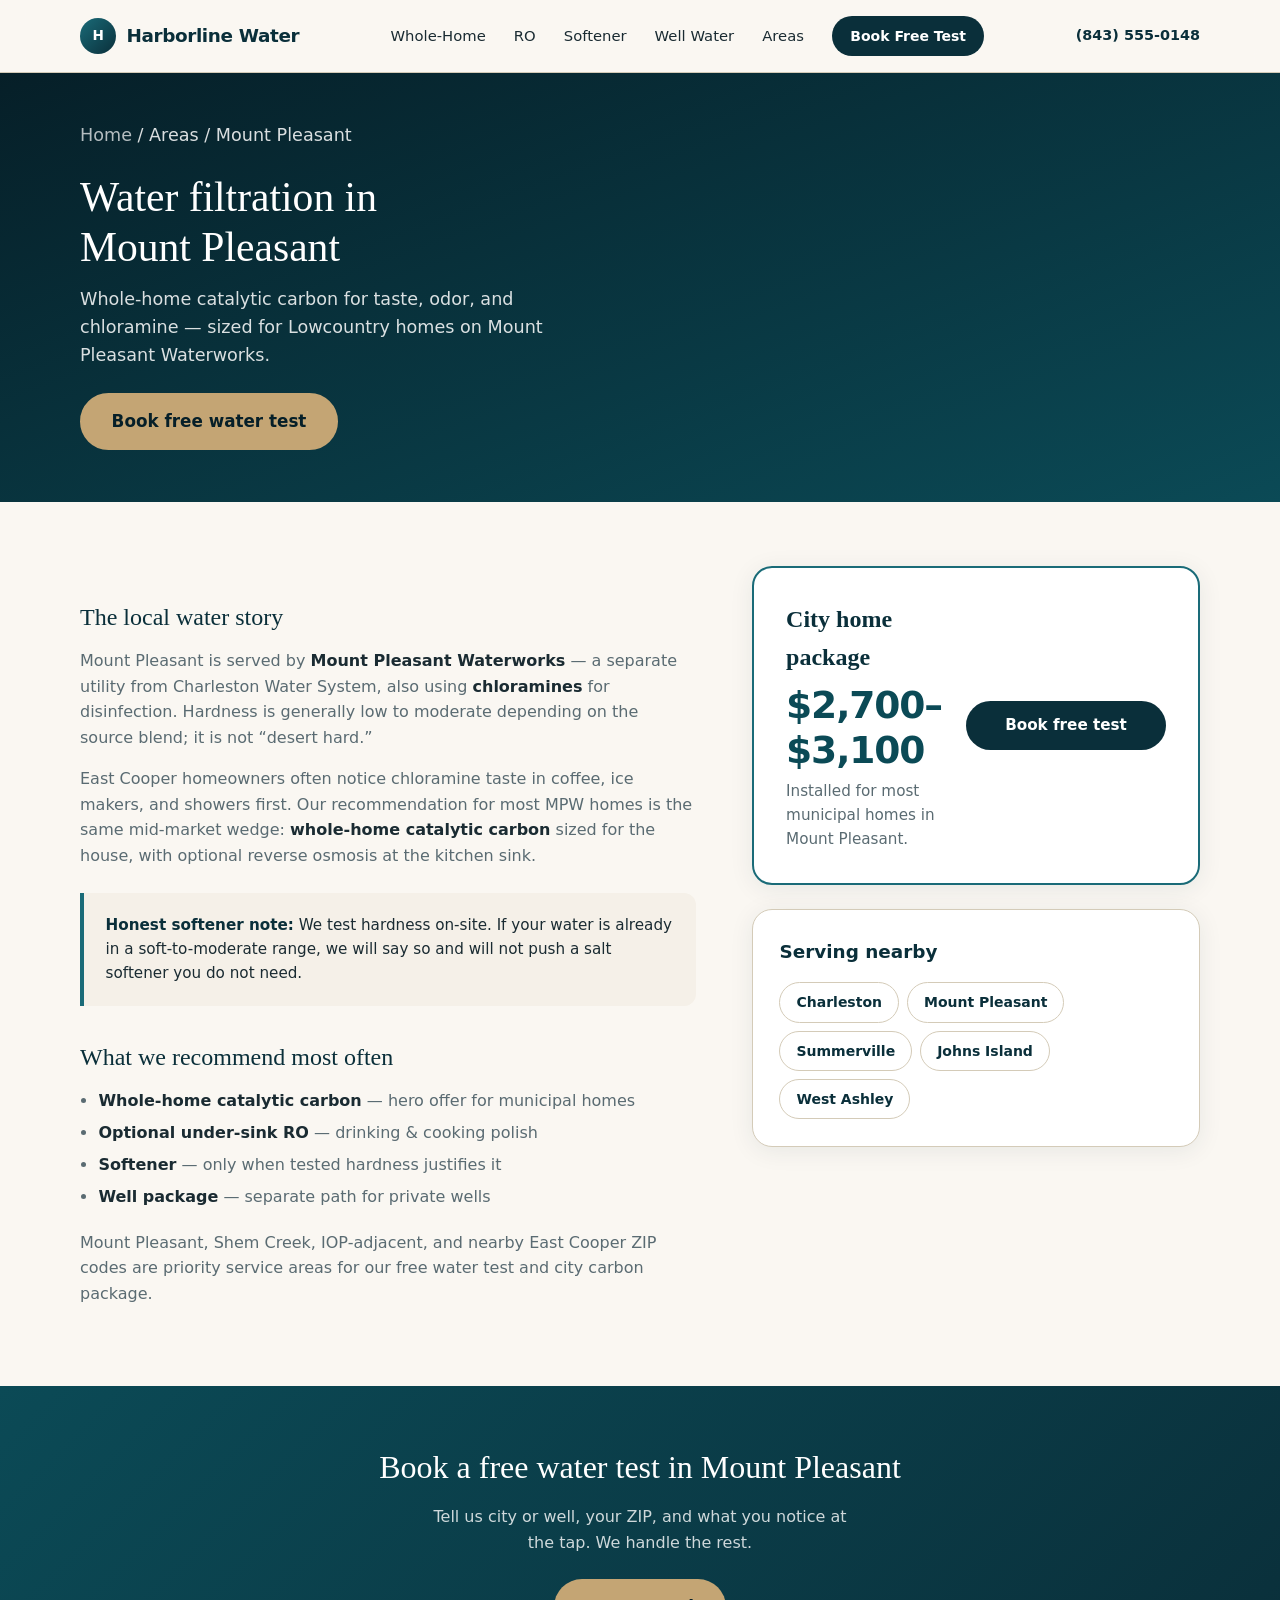
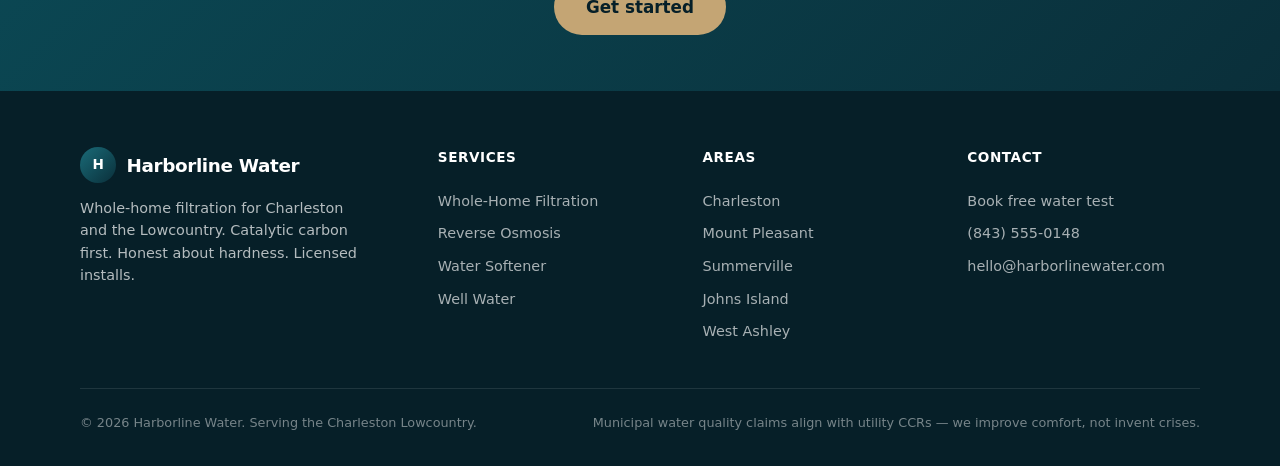
<file: mount-pleasant.html>
<!DOCTYPE html>
<html lang="en">
<head>
  <meta charset="UTF-8" />
  <meta name="viewport" content="width=device-width, initial-scale=1" />
  <title>Water Filtration Mount Pleasant SC | Harborline Water</title>
  <meta name="description" content="Mount Pleasant whole-home water filtration for chloramine taste & odor. Transparent pricing $2,700–$3,100 installed for most city homes. Book a free test." />
  <link rel="stylesheet" href="css/styles.css" />
</head>
<body>
  <header class="site-header">
    <div class="container header-inner">
      <a class="logo" href="index.html">
        <span class="logo-mark" aria-hidden="true">H</span>
        Harborline Water
      </a>
      <nav class="nav-desktop" aria-label="Primary">
        <a href="whole-home.html">Whole-Home</a>
        <a href="reverse-osmosis.html">RO</a>
        <a href="softener.html">Softener</a>
        <a href="well-water.html">Well Water</a>
        <a href="charleston.html">Areas</a>
        <a class="nav-cta" href="book.html">Book Free Test</a>
      </nav>
      <a class="header-phone" href="tel:+18435550148">(843) 555-0148</a>
      <button class="menu-toggle" type="button" aria-label="Open menu" aria-expanded="false">
        <span></span><span></span><span></span>
      </button>
    </div>
    <nav class="nav-mobile container" aria-label="Mobile">
      <a href="whole-home.html">Whole-Home Filtration</a>
      <a href="reverse-osmosis.html">Reverse Osmosis</a>
      <a href="softener.html">Water Softener</a>
      <a href="well-water.html">Well Water</a>
      <a href="charleston.html">Charleston</a>
      <a href="mount-pleasant.html">Mount Pleasant</a>
      <a href="summerville.html">Summerville</a>
      <a href="johns-island.html">Johns Island</a>
      <a href="west-ashley.html">West Ashley</a>
      <a class="nav-cta" href="book.html">Book Free Water Test</a>
    </nav>
  </header>
  <main>

    <section class="page-hero">
      <div class="container">
        <p class="breadcrumb"><a href="index.html">Home</a> / Areas / Mount Pleasant</p>
        <h1>Water filtration in Mount Pleasant</h1>
        <p>Whole-home catalytic carbon for taste, odor, and chloramine — sized for Lowcountry homes on Mount Pleasant Waterworks.</p>
        <a class="btn btn-primary btn-lg" href="book.html" style="background:var(--accent);color:var(--navy-deep);border-color:var(--accent)">Book free water test</a>
      </div>
    </section>

    <section class="section">
      <div class="container split split-60">
        <div class="prose">
          <h2>The local water story</h2>
          <p>Mount Pleasant is served by <strong>Mount Pleasant Waterworks</strong> — a separate utility from Charleston Water System, also using <strong>chloramines</strong> for disinfection. Hardness is generally low to moderate depending on the source blend; it is not “desert hard.”</p>
        <p>East Cooper homeowners often notice chloramine taste in coffee, ice makers, and showers first. Our recommendation for most MPW homes is the same mid-market wedge: <strong>whole-home catalytic carbon</strong> sized for the house, with optional reverse osmosis at the kitchen sink.</p>
        <div class="callout"><p><strong>Honest softener note:</strong> We test hardness on-site. If your water is already in a soft-to-moderate range, we will say so and will not push a salt softener you do not need.</p></div>
          <h2>What we recommend most often</h2>
          <ul>
            <li><strong>Whole-home catalytic carbon</strong> — hero offer for municipal homes</li>
            <li><strong>Optional under-sink RO</strong> — drinking &amp; cooking polish</li>
            <li><strong>Softener</strong> — only when tested hardness justifies it</li>
            <li><strong>Well package</strong> — separate path for private wells</li>
          </ul>
          <p>Mount Pleasant, Shem Creek, IOP-adjacent, and nearby East Cooper ZIP codes are priority service areas for our free water test and city carbon package.</p>
        </div>
        <aside>
          <div class="price-band" style="margin-bottom:1.5rem">
            <div>
              <h3>City home package</h3>
              <p class="amount">$2,700–$3,100</p>
              <p class="amount-note">Installed for most municipal homes in Mount Pleasant.</p>
            </div>
            <div class="price-cta">
              <a class="btn btn-primary" href="book.html">Book free test</a>
            </div>
          </div>
          <div class="card">
            <h3>Serving nearby</h3>
            <div class="area-pills" style="margin-top:1rem">
              <a href="charleston.html">Charleston</a>
              <a href="mount-pleasant.html">Mount Pleasant</a>
              <a href="summerville.html">Summerville</a>
              <a href="johns-island.html">Johns Island</a>
              <a href="west-ashley.html">West Ashley</a>
            </div>
          </div>
        </aside>
      </div>
    </section>

    <section class="cta-band">
      <div class="container">
        <h2>Book a free water test in Mount Pleasant</h2>
        <p>Tell us city or well, your ZIP, and what you notice at the tap. We handle the rest.</p>
        <a class="btn btn-primary btn-lg" href="book.html">Get started</a>
      </div>
    </section>

  </main>
  <footer class="site-footer">
    <div class="container">
      <div class="footer-grid">
        <div class="footer-brand">
          <a class="logo" href="index.html">
            <span class="logo-mark" aria-hidden="true">H</span>
            Harborline Water
          </a>
          <p>Whole-home filtration for Charleston and the Lowcountry. Catalytic carbon first. Honest about hardness. Licensed installs.</p>
        </div>
        <div class="footer-col">
          <h4>Services</h4>
          <a href="whole-home.html">Whole-Home Filtration</a>
          <a href="reverse-osmosis.html">Reverse Osmosis</a>
          <a href="softener.html">Water Softener</a>
          <a href="well-water.html">Well Water</a>
        </div>
        <div class="footer-col">
          <h4>Areas</h4>
          <a href="charleston.html">Charleston</a>
          <a href="mount-pleasant.html">Mount Pleasant</a>
          <a href="summerville.html">Summerville</a>
          <a href="johns-island.html">Johns Island</a>
          <a href="west-ashley.html">West Ashley</a>
        </div>
        <div class="footer-col">
          <h4>Contact</h4>
          <a href="book.html">Book free water test</a>
          <a href="tel:+18435550148">(843) 555-0148</a>
          <a href="mailto:hello@harborlinewater.com">hello@harborlinewater.com</a>
        </div>
      </div>
      <div class="footer-bottom">
        <span>© 2026 Harborline Water. Serving the Charleston Lowcountry.</span>
        <span>Municipal water quality claims align with utility CCRs — we improve comfort, not invent crises.</span>
      </div>
    </div>
  </footer>
  <div class="sticky-cta" role="region" aria-label="Quick actions">
    <a class="btn btn-call" href="tel:+18435550148">Call</a>
    <a class="btn btn-primary" href="book.html">Book free water test</a>
  </div>
  <script src="js/main.js"></script>
</body>
</html>
</file>
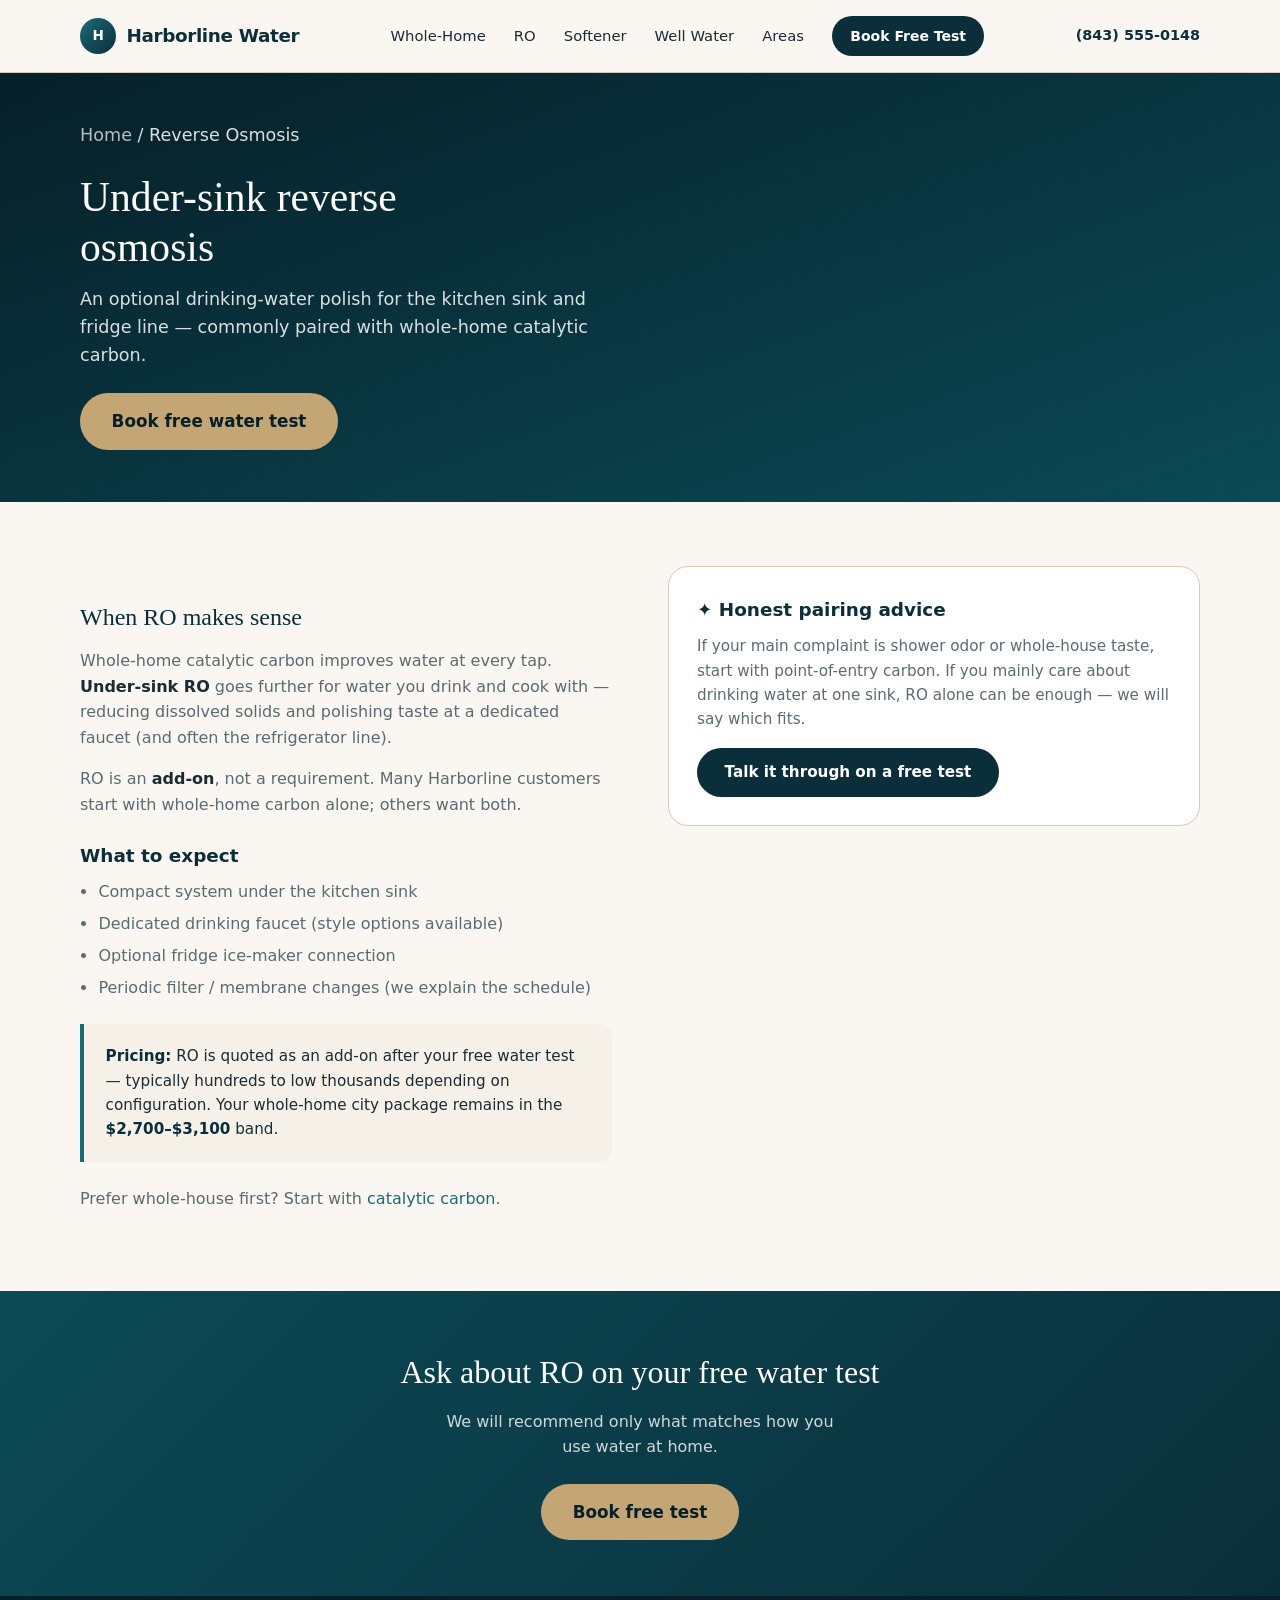
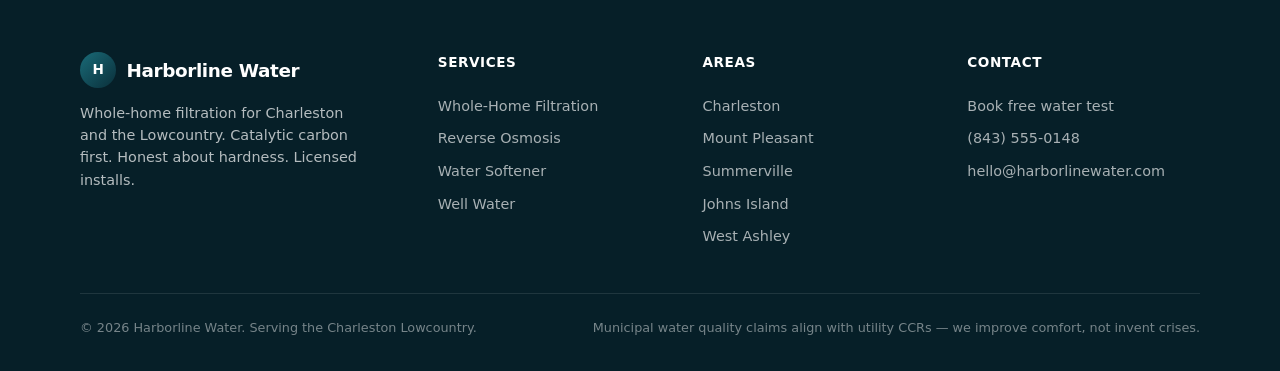
<file: reverse-osmosis.html>
<!DOCTYPE html>
<html lang="en">
<head>
  <meta charset="UTF-8" />
  <meta name="viewport" content="width=device-width, initial-scale=1" />
  <title>Under-Sink Reverse Osmosis | Harborline Water Charleston</title>
  <meta name="description" content="Optional under-sink reverse osmosis for Charleston Lowcountry homes. Drinking & cooking polish — often paired with whole-home catalytic carbon." />
  <link rel="stylesheet" href="css/styles.css" />
</head>
<body>
  <header class="site-header">
    <div class="container header-inner">
      <a class="logo" href="index.html">
        <span class="logo-mark" aria-hidden="true">H</span>
        Harborline Water
      </a>
      <nav class="nav-desktop" aria-label="Primary">
        <a href="whole-home.html">Whole-Home</a>
        <a href="reverse-osmosis.html">RO</a>
        <a href="softener.html">Softener</a>
        <a href="well-water.html">Well Water</a>
        <a href="charleston.html">Areas</a>
        <a class="nav-cta" href="book.html">Book Free Test</a>
      </nav>
      <a class="header-phone" href="tel:+18435550148">(843) 555-0148</a>
      <button class="menu-toggle" type="button" aria-label="Open menu" aria-expanded="false">
        <span></span><span></span><span></span>
      </button>
    </div>
    <nav class="nav-mobile container" aria-label="Mobile">
      <a href="whole-home.html">Whole-Home Filtration</a>
      <a href="reverse-osmosis.html">Reverse Osmosis</a>
      <a href="softener.html">Water Softener</a>
      <a href="well-water.html">Well Water</a>
      <a href="charleston.html">Charleston</a>
      <a href="mount-pleasant.html">Mount Pleasant</a>
      <a href="summerville.html">Summerville</a>
      <a href="johns-island.html">Johns Island</a>
      <a href="west-ashley.html">West Ashley</a>
      <a class="nav-cta" href="book.html">Book Free Water Test</a>
    </nav>
  </header>
  <main>

    <section class="page-hero">
      <div class="container">
        <p class="breadcrumb"><a href="index.html">Home</a> / Reverse Osmosis</p>
        <h1>Under-sink reverse osmosis</h1>
        <p>An optional drinking-water polish for the kitchen sink and fridge line — commonly paired with whole-home catalytic carbon.</p>
        <a class="btn btn-primary btn-lg" href="book.html" style="background:var(--accent);color:var(--navy-deep);border-color:var(--accent)">Book free water test</a>
      </div>
    </section>

    <section class="section">
      <div class="container split">
        <div class="prose">
          <h2>When RO makes sense</h2>
          <p>Whole-home catalytic carbon improves water at every tap. <strong>Under-sink RO</strong> goes further for water you drink and cook with — reducing dissolved solids and polishing taste at a dedicated faucet (and often the refrigerator line).</p>
          <p>RO is an <strong>add-on</strong>, not a requirement. Many Harborline customers start with whole-home carbon alone; others want both.</p>
          <h3>What to expect</h3>
          <ul>
            <li>Compact system under the kitchen sink</li>
            <li>Dedicated drinking faucet (style options available)</li>
            <li>Optional fridge ice-maker connection</li>
            <li>Periodic filter / membrane changes (we explain the schedule)</li>
          </ul>
          <div class="callout">
            <p><strong>Pricing:</strong> RO is quoted as an add-on after your free water test — typically hundreds to low thousands depending on configuration. Your whole-home city package remains in the <strong>$2,700–$3,100</strong> band.</p>
          </div>
          <p>Prefer whole-house first? Start with <a href="whole-home.html">catalytic carbon</a>.</p>
        </div>
        <aside class="honesty-box">
          <h3>✦ Honest pairing advice</h3>
          <p>If your main complaint is shower odor or whole-house taste, start with point-of-entry carbon. If you mainly care about drinking water at one sink, RO alone can be enough — we will say which fits.</p>
          <p class="mt-1"><a class="btn btn-primary" href="book.html">Talk it through on a free test</a></p>
        </aside>
      </div>
    </section>

    <section class="cta-band">
      <div class="container">
        <h2>Ask about RO on your free water test</h2>
        <p>We will recommend only what matches how you use water at home.</p>
        <a class="btn btn-primary btn-lg" href="book.html">Book free test</a>
      </div>
    </section>

  </main>
  <footer class="site-footer">
    <div class="container">
      <div class="footer-grid">
        <div class="footer-brand">
          <a class="logo" href="index.html">
            <span class="logo-mark" aria-hidden="true">H</span>
            Harborline Water
          </a>
          <p>Whole-home filtration for Charleston and the Lowcountry. Catalytic carbon first. Honest about hardness. Licensed installs.</p>
        </div>
        <div class="footer-col">
          <h4>Services</h4>
          <a href="whole-home.html">Whole-Home Filtration</a>
          <a href="reverse-osmosis.html">Reverse Osmosis</a>
          <a href="softener.html">Water Softener</a>
          <a href="well-water.html">Well Water</a>
        </div>
        <div class="footer-col">
          <h4>Areas</h4>
          <a href="charleston.html">Charleston</a>
          <a href="mount-pleasant.html">Mount Pleasant</a>
          <a href="summerville.html">Summerville</a>
          <a href="johns-island.html">Johns Island</a>
          <a href="west-ashley.html">West Ashley</a>
        </div>
        <div class="footer-col">
          <h4>Contact</h4>
          <a href="book.html">Book free water test</a>
          <a href="tel:+18435550148">(843) 555-0148</a>
          <a href="mailto:hello@harborlinewater.com">hello@harborlinewater.com</a>
        </div>
      </div>
      <div class="footer-bottom">
        <span>© 2026 Harborline Water. Serving the Charleston Lowcountry.</span>
        <span>Municipal water quality claims align with utility CCRs — we improve comfort, not invent crises.</span>
      </div>
    </div>
  </footer>
  <div class="sticky-cta" role="region" aria-label="Quick actions">
    <a class="btn btn-call" href="tel:+18435550148">Call</a>
    <a class="btn btn-primary" href="book.html">Book free water test</a>
  </div>
  <script src="js/main.js"></script>
</body>
</html>
</file>
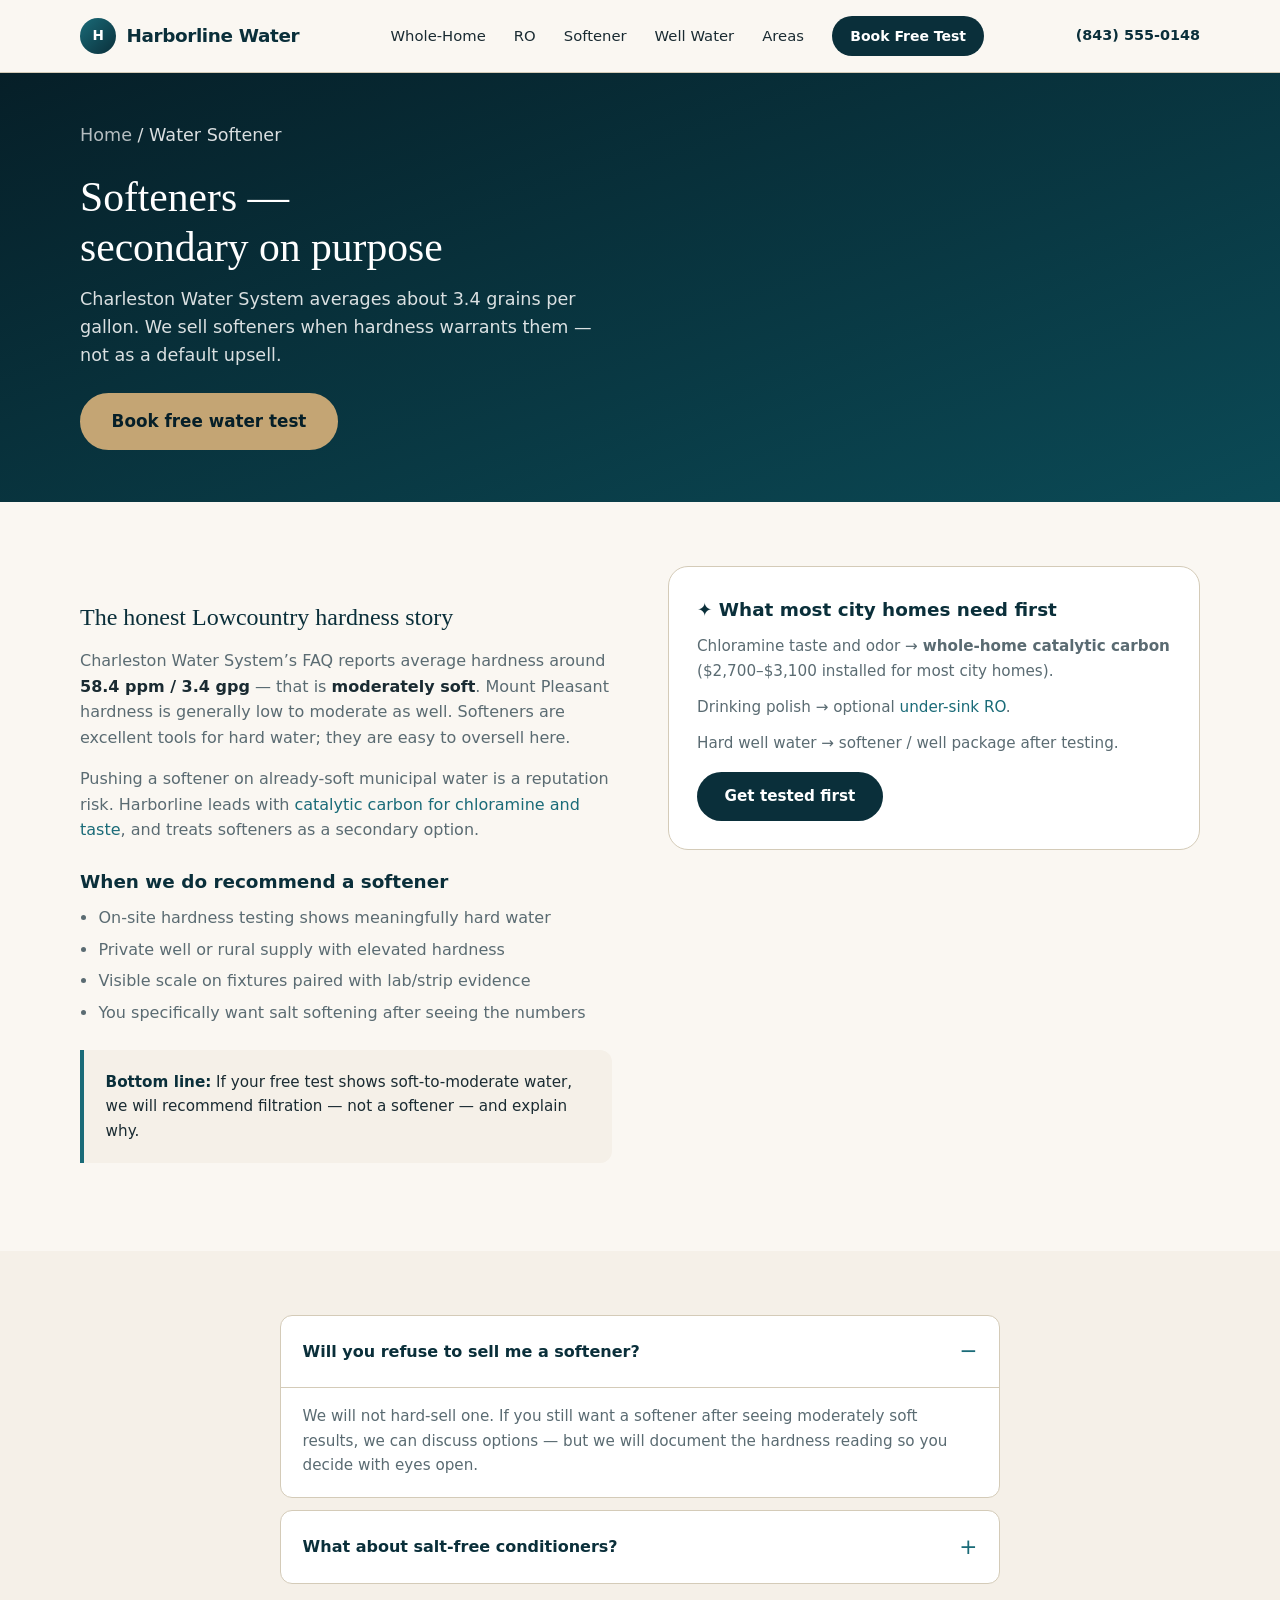
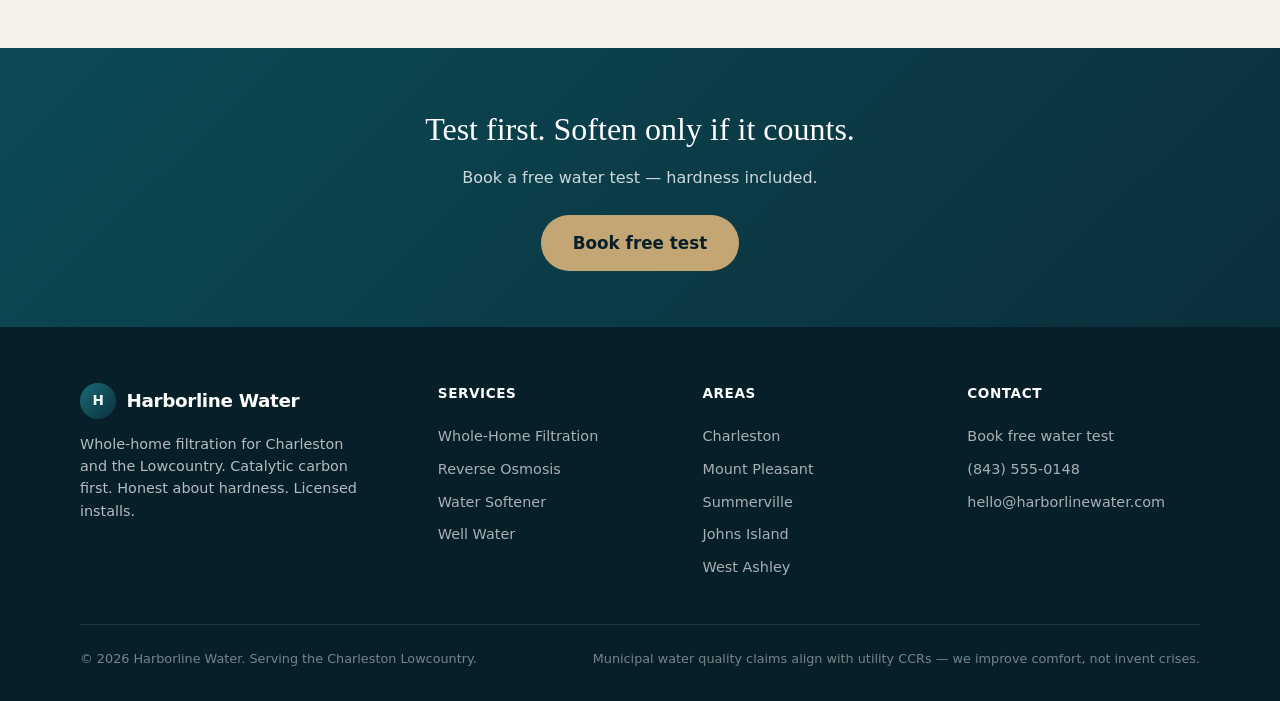
<file: softener.html>
<!DOCTYPE html>
<html lang="en">
<head>
  <meta charset="UTF-8" />
  <meta name="viewport" content="width=device-width, initial-scale=1" />
  <title>Water Softener Charleston SC — When You Actually Need One | Harborline</title>
  <meta name="description" content="Honest water softener advice for Charleston Lowcountry. CWS hardness ~3.4 gpg — softeners are secondary. We recommend only when testing justifies it." />
  <link rel="stylesheet" href="css/styles.css" />
</head>
<body>
  <header class="site-header">
    <div class="container header-inner">
      <a class="logo" href="index.html">
        <span class="logo-mark" aria-hidden="true">H</span>
        Harborline Water
      </a>
      <nav class="nav-desktop" aria-label="Primary">
        <a href="whole-home.html">Whole-Home</a>
        <a href="reverse-osmosis.html">RO</a>
        <a href="softener.html">Softener</a>
        <a href="well-water.html">Well Water</a>
        <a href="charleston.html">Areas</a>
        <a class="nav-cta" href="book.html">Book Free Test</a>
      </nav>
      <a class="header-phone" href="tel:+18435550148">(843) 555-0148</a>
      <button class="menu-toggle" type="button" aria-label="Open menu" aria-expanded="false">
        <span></span><span></span><span></span>
      </button>
    </div>
    <nav class="nav-mobile container" aria-label="Mobile">
      <a href="whole-home.html">Whole-Home Filtration</a>
      <a href="reverse-osmosis.html">Reverse Osmosis</a>
      <a href="softener.html">Water Softener</a>
      <a href="well-water.html">Well Water</a>
      <a href="charleston.html">Charleston</a>
      <a href="mount-pleasant.html">Mount Pleasant</a>
      <a href="summerville.html">Summerville</a>
      <a href="johns-island.html">Johns Island</a>
      <a href="west-ashley.html">West Ashley</a>
      <a class="nav-cta" href="book.html">Book Free Water Test</a>
    </nav>
  </header>
  <main>

    <section class="page-hero">
      <div class="container">
        <p class="breadcrumb"><a href="index.html">Home</a> / Water Softener</p>
        <h1>Softeners — secondary on purpose</h1>
        <p>Charleston Water System averages about 3.4 grains per gallon. We sell softeners when hardness warrants them — not as a default upsell.</p>
        <a class="btn btn-primary btn-lg" href="book.html" style="background:var(--accent);color:var(--navy-deep);border-color:var(--accent)">Book free water test</a>
      </div>
    </section>

    <section class="section">
      <div class="container split">
        <div class="prose">
          <h2>The honest Lowcountry hardness story</h2>
          <p>Charleston Water System’s FAQ reports average hardness around <strong>58.4 ppm / 3.4 gpg</strong> — that is <strong>moderately soft</strong>. Mount Pleasant hardness is generally low to moderate as well. Softeners are excellent tools for hard water; they are easy to oversell here.</p>
          <p>Pushing a softener on already-soft municipal water is a reputation risk. Harborline leads with <a href="whole-home.html">catalytic carbon for chloramine and taste</a>, and treats softeners as a secondary option.</p>
          <h3>When we do recommend a softener</h3>
          <ul>
            <li>On-site hardness testing shows meaningfully hard water</li>
            <li>Private well or rural supply with elevated hardness</li>
            <li>Visible scale on fixtures paired with lab/strip evidence</li>
            <li>You specifically want salt softening after seeing the numbers</li>
          </ul>
          <div class="callout">
            <p><strong>Bottom line:</strong> If your free test shows soft-to-moderate water, we will recommend filtration — not a softener — and explain why.</p>
          </div>
        </div>
        <aside class="honesty-box">
          <h3>✦ What most city homes need first</h3>
          <p>Chloramine taste and odor → <strong>whole-home catalytic carbon</strong> ($2,700–$3,100 installed for most city homes).</p>
          <p>Drinking polish → optional <a href="reverse-osmosis.html">under-sink RO</a>.</p>
          <p>Hard well water → softener / well package after testing.</p>
          <p class="mt-1"><a class="btn btn-primary" href="book.html">Get tested first</a></p>
        </aside>
      </div>
    </section>

    <section class="section section-alt">
      <div class="container container-narrow">
        <div class="faq-list">
          <details class="faq-item" open>
            <summary>Will you refuse to sell me a softener?</summary>
            <div class="faq-body">
              <p>We will not hard-sell one. If you still want a softener after seeing moderately soft results, we can discuss options — but we will document the hardness reading so you decide with eyes open.</p>
            </div>
          </details>
          <details class="faq-item">
            <summary>What about salt-free conditioners?</summary>
            <div class="faq-body">
              <p>Some competitors market salt-free / HALO-style systems at higher public price points (often $5k+). We focus on catalytic carbon value for chloramine. Ask us on the free test if you want a comparison for your home.</p>
            </div>
          </details>
        </div>
      </div>
    </section>

    <section class="cta-band">
      <div class="container">
        <h2>Test first. Soften only if it counts.</h2>
        <p>Book a free water test — hardness included.</p>
        <a class="btn btn-primary btn-lg" href="book.html">Book free test</a>
      </div>
    </section>

  </main>
  <footer class="site-footer">
    <div class="container">
      <div class="footer-grid">
        <div class="footer-brand">
          <a class="logo" href="index.html">
            <span class="logo-mark" aria-hidden="true">H</span>
            Harborline Water
          </a>
          <p>Whole-home filtration for Charleston and the Lowcountry. Catalytic carbon first. Honest about hardness. Licensed installs.</p>
        </div>
        <div class="footer-col">
          <h4>Services</h4>
          <a href="whole-home.html">Whole-Home Filtration</a>
          <a href="reverse-osmosis.html">Reverse Osmosis</a>
          <a href="softener.html">Water Softener</a>
          <a href="well-water.html">Well Water</a>
        </div>
        <div class="footer-col">
          <h4>Areas</h4>
          <a href="charleston.html">Charleston</a>
          <a href="mount-pleasant.html">Mount Pleasant</a>
          <a href="summerville.html">Summerville</a>
          <a href="johns-island.html">Johns Island</a>
          <a href="west-ashley.html">West Ashley</a>
        </div>
        <div class="footer-col">
          <h4>Contact</h4>
          <a href="book.html">Book free water test</a>
          <a href="tel:+18435550148">(843) 555-0148</a>
          <a href="mailto:hello@harborlinewater.com">hello@harborlinewater.com</a>
        </div>
      </div>
      <div class="footer-bottom">
        <span>© 2026 Harborline Water. Serving the Charleston Lowcountry.</span>
        <span>Municipal water quality claims align with utility CCRs — we improve comfort, not invent crises.</span>
      </div>
    </div>
  </footer>
  <div class="sticky-cta" role="region" aria-label="Quick actions">
    <a class="btn btn-call" href="tel:+18435550148">Call</a>
    <a class="btn btn-primary" href="book.html">Book free water test</a>
  </div>
  <script src="js/main.js"></script>
</body>
</html>
</file>
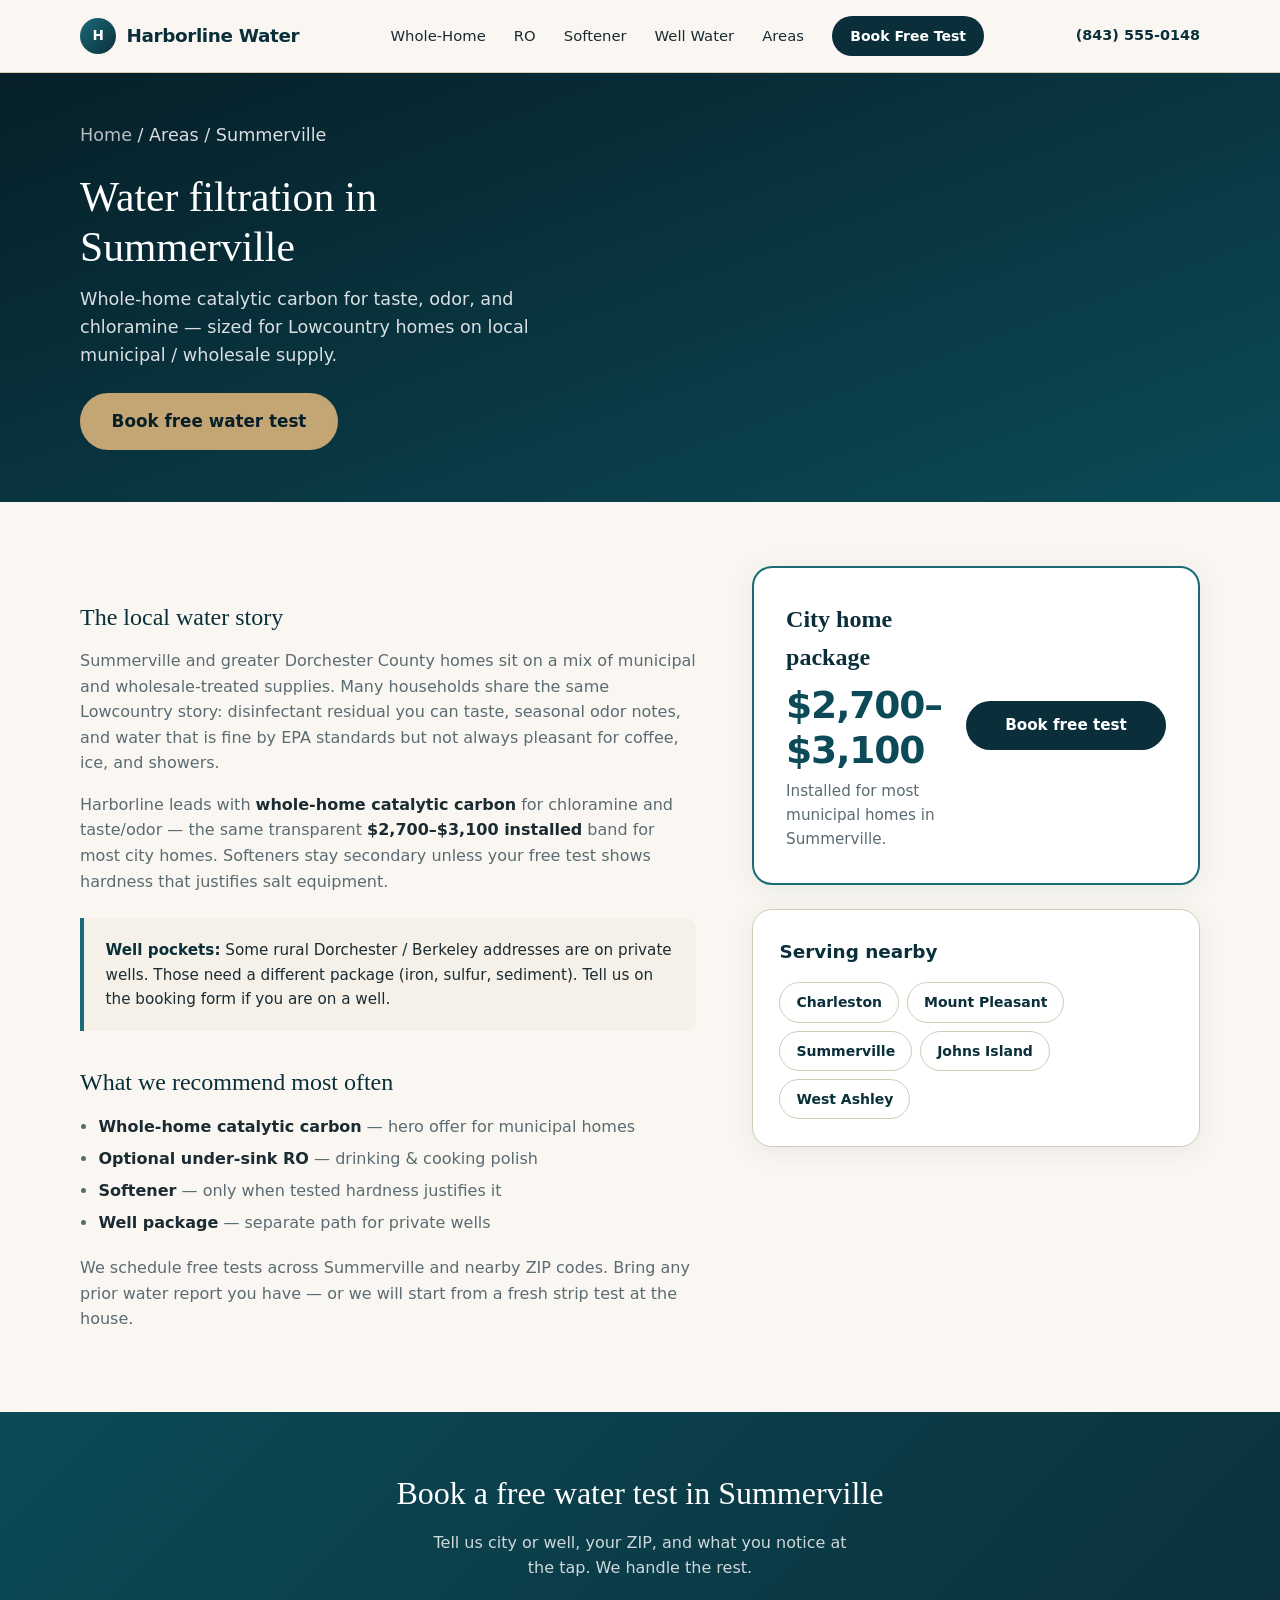
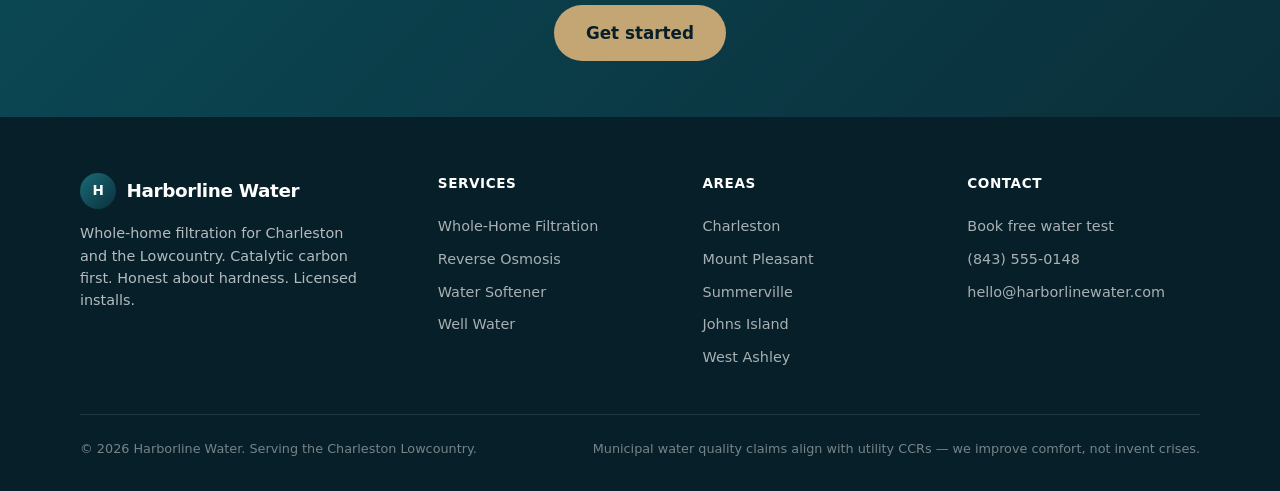
<file: summerville.html>
<!DOCTYPE html>
<html lang="en">
<head>
  <meta charset="UTF-8" />
  <meta name="viewport" content="width=device-width, initial-scale=1" />
  <title>Water Filtration Summerville SC | Harborline Water</title>
  <meta name="description" content="Summerville & Dorchester whole-home catalytic carbon filtration. Clear pricing for city homes. Softener only when hardness warrants. Free water test." />
  <link rel="stylesheet" href="css/styles.css" />
</head>
<body>
  <header class="site-header">
    <div class="container header-inner">
      <a class="logo" href="index.html">
        <span class="logo-mark" aria-hidden="true">H</span>
        Harborline Water
      </a>
      <nav class="nav-desktop" aria-label="Primary">
        <a href="whole-home.html">Whole-Home</a>
        <a href="reverse-osmosis.html">RO</a>
        <a href="softener.html">Softener</a>
        <a href="well-water.html">Well Water</a>
        <a href="charleston.html">Areas</a>
        <a class="nav-cta" href="book.html">Book Free Test</a>
      </nav>
      <a class="header-phone" href="tel:+18435550148">(843) 555-0148</a>
      <button class="menu-toggle" type="button" aria-label="Open menu" aria-expanded="false">
        <span></span><span></span><span></span>
      </button>
    </div>
    <nav class="nav-mobile container" aria-label="Mobile">
      <a href="whole-home.html">Whole-Home Filtration</a>
      <a href="reverse-osmosis.html">Reverse Osmosis</a>
      <a href="softener.html">Water Softener</a>
      <a href="well-water.html">Well Water</a>
      <a href="charleston.html">Charleston</a>
      <a href="mount-pleasant.html">Mount Pleasant</a>
      <a href="summerville.html">Summerville</a>
      <a href="johns-island.html">Johns Island</a>
      <a href="west-ashley.html">West Ashley</a>
      <a class="nav-cta" href="book.html">Book Free Water Test</a>
    </nav>
  </header>
  <main>

    <section class="page-hero">
      <div class="container">
        <p class="breadcrumb"><a href="index.html">Home</a> / Areas / Summerville</p>
        <h1>Water filtration in Summerville</h1>
        <p>Whole-home catalytic carbon for taste, odor, and chloramine — sized for Lowcountry homes on local municipal / wholesale supply.</p>
        <a class="btn btn-primary btn-lg" href="book.html" style="background:var(--accent);color:var(--navy-deep);border-color:var(--accent)">Book free water test</a>
      </div>
    </section>

    <section class="section">
      <div class="container split split-60">
        <div class="prose">
          <h2>The local water story</h2>
          <p>Summerville and greater Dorchester County homes sit on a mix of municipal and wholesale-treated supplies. Many households share the same Lowcountry story: disinfectant residual you can taste, seasonal odor notes, and water that is fine by EPA standards but not always pleasant for coffee, ice, and showers.</p>
        <p>Harborline leads with <strong>whole-home catalytic carbon</strong> for chloramine and taste/odor — the same transparent <strong>$2,700–$3,100 installed</strong> band for most city homes. Softeners stay secondary unless your free test shows hardness that justifies salt equipment.</p>
        <div class="callout"><p><strong>Well pockets:</strong> Some rural Dorchester / Berkeley addresses are on private wells. Those need a different package (iron, sulfur, sediment). Tell us on the booking form if you are on a well.</p></div>
          <h2>What we recommend most often</h2>
          <ul>
            <li><strong>Whole-home catalytic carbon</strong> — hero offer for municipal homes</li>
            <li><strong>Optional under-sink RO</strong> — drinking &amp; cooking polish</li>
            <li><strong>Softener</strong> — only when tested hardness justifies it</li>
            <li><strong>Well package</strong> — separate path for private wells</li>
          </ul>
          <p>We schedule free tests across Summerville and nearby ZIP codes. Bring any prior water report you have — or we will start from a fresh strip test at the house.</p>
        </div>
        <aside>
          <div class="price-band" style="margin-bottom:1.5rem">
            <div>
              <h3>City home package</h3>
              <p class="amount">$2,700–$3,100</p>
              <p class="amount-note">Installed for most municipal homes in Summerville.</p>
            </div>
            <div class="price-cta">
              <a class="btn btn-primary" href="book.html">Book free test</a>
            </div>
          </div>
          <div class="card">
            <h3>Serving nearby</h3>
            <div class="area-pills" style="margin-top:1rem">
              <a href="charleston.html">Charleston</a>
              <a href="mount-pleasant.html">Mount Pleasant</a>
              <a href="summerville.html">Summerville</a>
              <a href="johns-island.html">Johns Island</a>
              <a href="west-ashley.html">West Ashley</a>
            </div>
          </div>
        </aside>
      </div>
    </section>

    <section class="cta-band">
      <div class="container">
        <h2>Book a free water test in Summerville</h2>
        <p>Tell us city or well, your ZIP, and what you notice at the tap. We handle the rest.</p>
        <a class="btn btn-primary btn-lg" href="book.html">Get started</a>
      </div>
    </section>

  </main>
  <footer class="site-footer">
    <div class="container">
      <div class="footer-grid">
        <div class="footer-brand">
          <a class="logo" href="index.html">
            <span class="logo-mark" aria-hidden="true">H</span>
            Harborline Water
          </a>
          <p>Whole-home filtration for Charleston and the Lowcountry. Catalytic carbon first. Honest about hardness. Licensed installs.</p>
        </div>
        <div class="footer-col">
          <h4>Services</h4>
          <a href="whole-home.html">Whole-Home Filtration</a>
          <a href="reverse-osmosis.html">Reverse Osmosis</a>
          <a href="softener.html">Water Softener</a>
          <a href="well-water.html">Well Water</a>
        </div>
        <div class="footer-col">
          <h4>Areas</h4>
          <a href="charleston.html">Charleston</a>
          <a href="mount-pleasant.html">Mount Pleasant</a>
          <a href="summerville.html">Summerville</a>
          <a href="johns-island.html">Johns Island</a>
          <a href="west-ashley.html">West Ashley</a>
        </div>
        <div class="footer-col">
          <h4>Contact</h4>
          <a href="book.html">Book free water test</a>
          <a href="tel:+18435550148">(843) 555-0148</a>
          <a href="mailto:hello@harborlinewater.com">hello@harborlinewater.com</a>
        </div>
      </div>
      <div class="footer-bottom">
        <span>© 2026 Harborline Water. Serving the Charleston Lowcountry.</span>
        <span>Municipal water quality claims align with utility CCRs — we improve comfort, not invent crises.</span>
      </div>
    </div>
  </footer>
  <div class="sticky-cta" role="region" aria-label="Quick actions">
    <a class="btn btn-call" href="tel:+18435550148">Call</a>
    <a class="btn btn-primary" href="book.html">Book free water test</a>
  </div>
  <script src="js/main.js"></script>
</body>
</html>
</file>
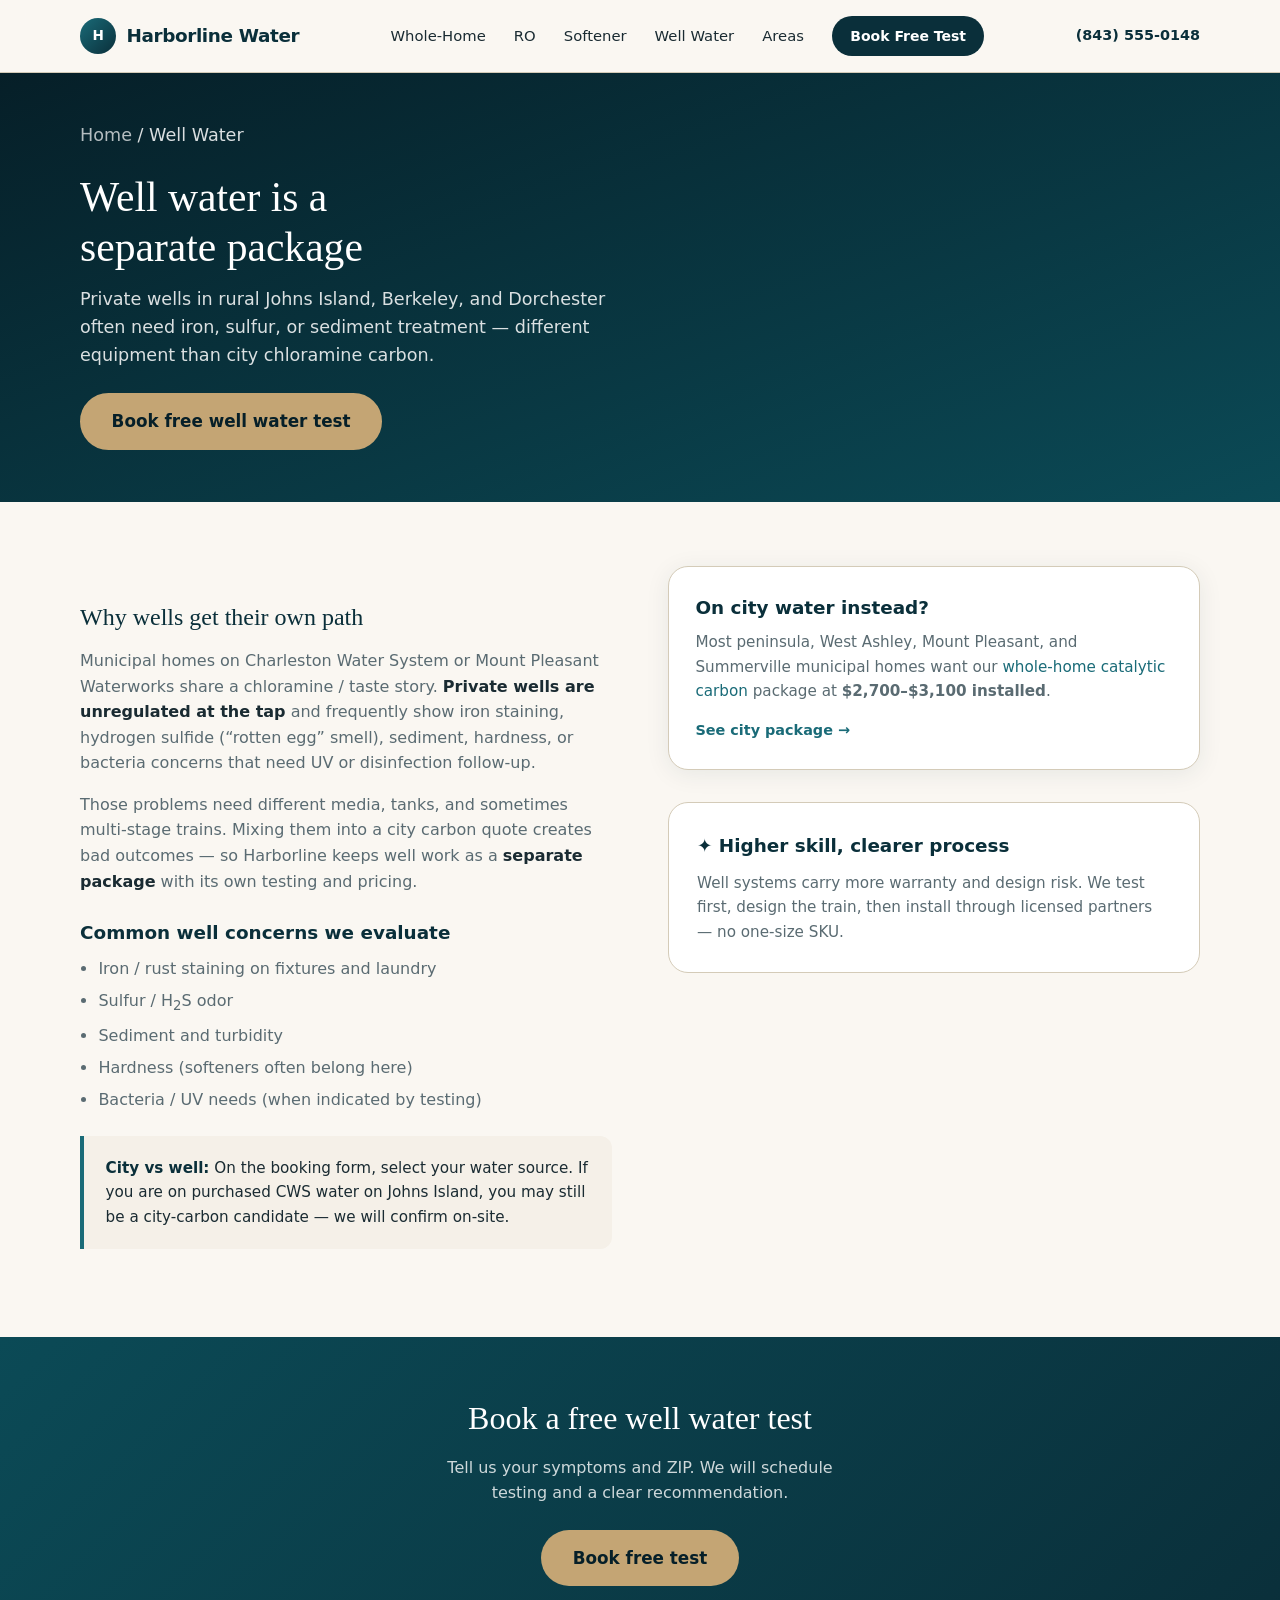
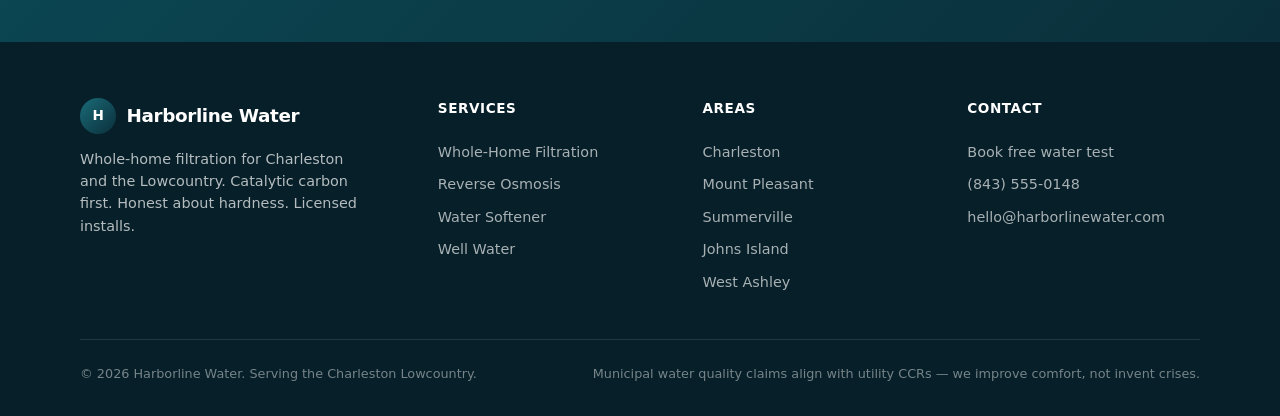
<file: well-water.html>
<!DOCTYPE html>
<html lang="en">
<head>
  <meta charset="UTF-8" />
  <meta name="viewport" content="width=device-width, initial-scale=1" />
  <title>Well Water Treatment Lowcountry | Harborline Water</title>
  <meta name="description" content="Separate well-water packages for Johns Island, Berkeley & Dorchester private wells — iron, sulfur, sediment. Not the same as city carbon. Free test." />
  <link rel="stylesheet" href="css/styles.css" />
</head>
<body>
  <header class="site-header">
    <div class="container header-inner">
      <a class="logo" href="index.html">
        <span class="logo-mark" aria-hidden="true">H</span>
        Harborline Water
      </a>
      <nav class="nav-desktop" aria-label="Primary">
        <a href="whole-home.html">Whole-Home</a>
        <a href="reverse-osmosis.html">RO</a>
        <a href="softener.html">Softener</a>
        <a href="well-water.html">Well Water</a>
        <a href="charleston.html">Areas</a>
        <a class="nav-cta" href="book.html">Book Free Test</a>
      </nav>
      <a class="header-phone" href="tel:+18435550148">(843) 555-0148</a>
      <button class="menu-toggle" type="button" aria-label="Open menu" aria-expanded="false">
        <span></span><span></span><span></span>
      </button>
    </div>
    <nav class="nav-mobile container" aria-label="Mobile">
      <a href="whole-home.html">Whole-Home Filtration</a>
      <a href="reverse-osmosis.html">Reverse Osmosis</a>
      <a href="softener.html">Water Softener</a>
      <a href="well-water.html">Well Water</a>
      <a href="charleston.html">Charleston</a>
      <a href="mount-pleasant.html">Mount Pleasant</a>
      <a href="summerville.html">Summerville</a>
      <a href="johns-island.html">Johns Island</a>
      <a href="west-ashley.html">West Ashley</a>
      <a class="nav-cta" href="book.html">Book Free Water Test</a>
    </nav>
  </header>
  <main>

    <section class="page-hero">
      <div class="container">
        <p class="breadcrumb"><a href="index.html">Home</a> / Well Water</p>
        <h1>Well water is a separate package</h1>
        <p>Private wells in rural Johns Island, Berkeley, and Dorchester often need iron, sulfur, or sediment treatment — different equipment than city chloramine carbon.</p>
        <a class="btn btn-primary btn-lg" href="book.html" style="background:var(--accent);color:var(--navy-deep);border-color:var(--accent)">Book free well water test</a>
      </div>
    </section>

    <section class="section">
      <div class="container split">
        <div class="prose">
          <h2>Why wells get their own path</h2>
          <p>Municipal homes on Charleston Water System or Mount Pleasant Waterworks share a chloramine / taste story. <strong>Private wells are unregulated at the tap</strong> and frequently show iron staining, hydrogen sulfide (“rotten egg” smell), sediment, hardness, or bacteria concerns that need UV or disinfection follow-up.</p>
          <p>Those problems need different media, tanks, and sometimes multi-stage trains. Mixing them into a city carbon quote creates bad outcomes — so Harborline keeps well work as a <strong>separate package</strong> with its own testing and pricing.</p>
          <h3>Common well concerns we evaluate</h3>
          <ul>
            <li>Iron / rust staining on fixtures and laundry</li>
            <li>Sulfur / H<sub>2</sub>S odor</li>
            <li>Sediment and turbidity</li>
            <li>Hardness (softeners often belong here)</li>
            <li>Bacteria / UV needs (when indicated by testing)</li>
          </ul>
          <div class="callout">
            <p><strong>City vs well:</strong> On the booking form, select your water source. If you are on purchased CWS water on Johns Island, you may still be a city-carbon candidate — we will confirm on-site.</p>
          </div>
        </div>
        <aside>
          <div class="card">
            <h3>On city water instead?</h3>
            <p>Most peninsula, West Ashley, Mount Pleasant, and Summerville municipal homes want our <a href="whole-home.html">whole-home catalytic carbon</a> package at <strong>$2,700–$3,100 installed</strong>.</p>
            <a class="card-link" href="whole-home.html">See city package →</a>
          </div>
          <div class="mt-2 honesty-box">
            <h3>✦ Higher skill, clearer process</h3>
            <p>Well systems carry more warranty and design risk. We test first, design the train, then install through licensed partners — no one-size SKU.</p>
          </div>
        </aside>
      </div>
    </section>

    <section class="cta-band">
      <div class="container">
        <h2>Book a free well water test</h2>
        <p>Tell us your symptoms and ZIP. We will schedule testing and a clear recommendation.</p>
        <a class="btn btn-primary btn-lg" href="book.html">Book free test</a>
      </div>
    </section>

  </main>
  <footer class="site-footer">
    <div class="container">
      <div class="footer-grid">
        <div class="footer-brand">
          <a class="logo" href="index.html">
            <span class="logo-mark" aria-hidden="true">H</span>
            Harborline Water
          </a>
          <p>Whole-home filtration for Charleston and the Lowcountry. Catalytic carbon first. Honest about hardness. Licensed installs.</p>
        </div>
        <div class="footer-col">
          <h4>Services</h4>
          <a href="whole-home.html">Whole-Home Filtration</a>
          <a href="reverse-osmosis.html">Reverse Osmosis</a>
          <a href="softener.html">Water Softener</a>
          <a href="well-water.html">Well Water</a>
        </div>
        <div class="footer-col">
          <h4>Areas</h4>
          <a href="charleston.html">Charleston</a>
          <a href="mount-pleasant.html">Mount Pleasant</a>
          <a href="summerville.html">Summerville</a>
          <a href="johns-island.html">Johns Island</a>
          <a href="west-ashley.html">West Ashley</a>
        </div>
        <div class="footer-col">
          <h4>Contact</h4>
          <a href="book.html">Book free water test</a>
          <a href="tel:+18435550148">(843) 555-0148</a>
          <a href="mailto:hello@harborlinewater.com">hello@harborlinewater.com</a>
        </div>
      </div>
      <div class="footer-bottom">
        <span>© 2026 Harborline Water. Serving the Charleston Lowcountry.</span>
        <span>Municipal water quality claims align with utility CCRs — we improve comfort, not invent crises.</span>
      </div>
    </div>
  </footer>
  <div class="sticky-cta" role="region" aria-label="Quick actions">
    <a class="btn btn-call" href="tel:+18435550148">Call</a>
    <a class="btn btn-primary" href="book.html">Book free water test</a>
  </div>
  <script src="js/main.js"></script>
</body>
</html>
</file>
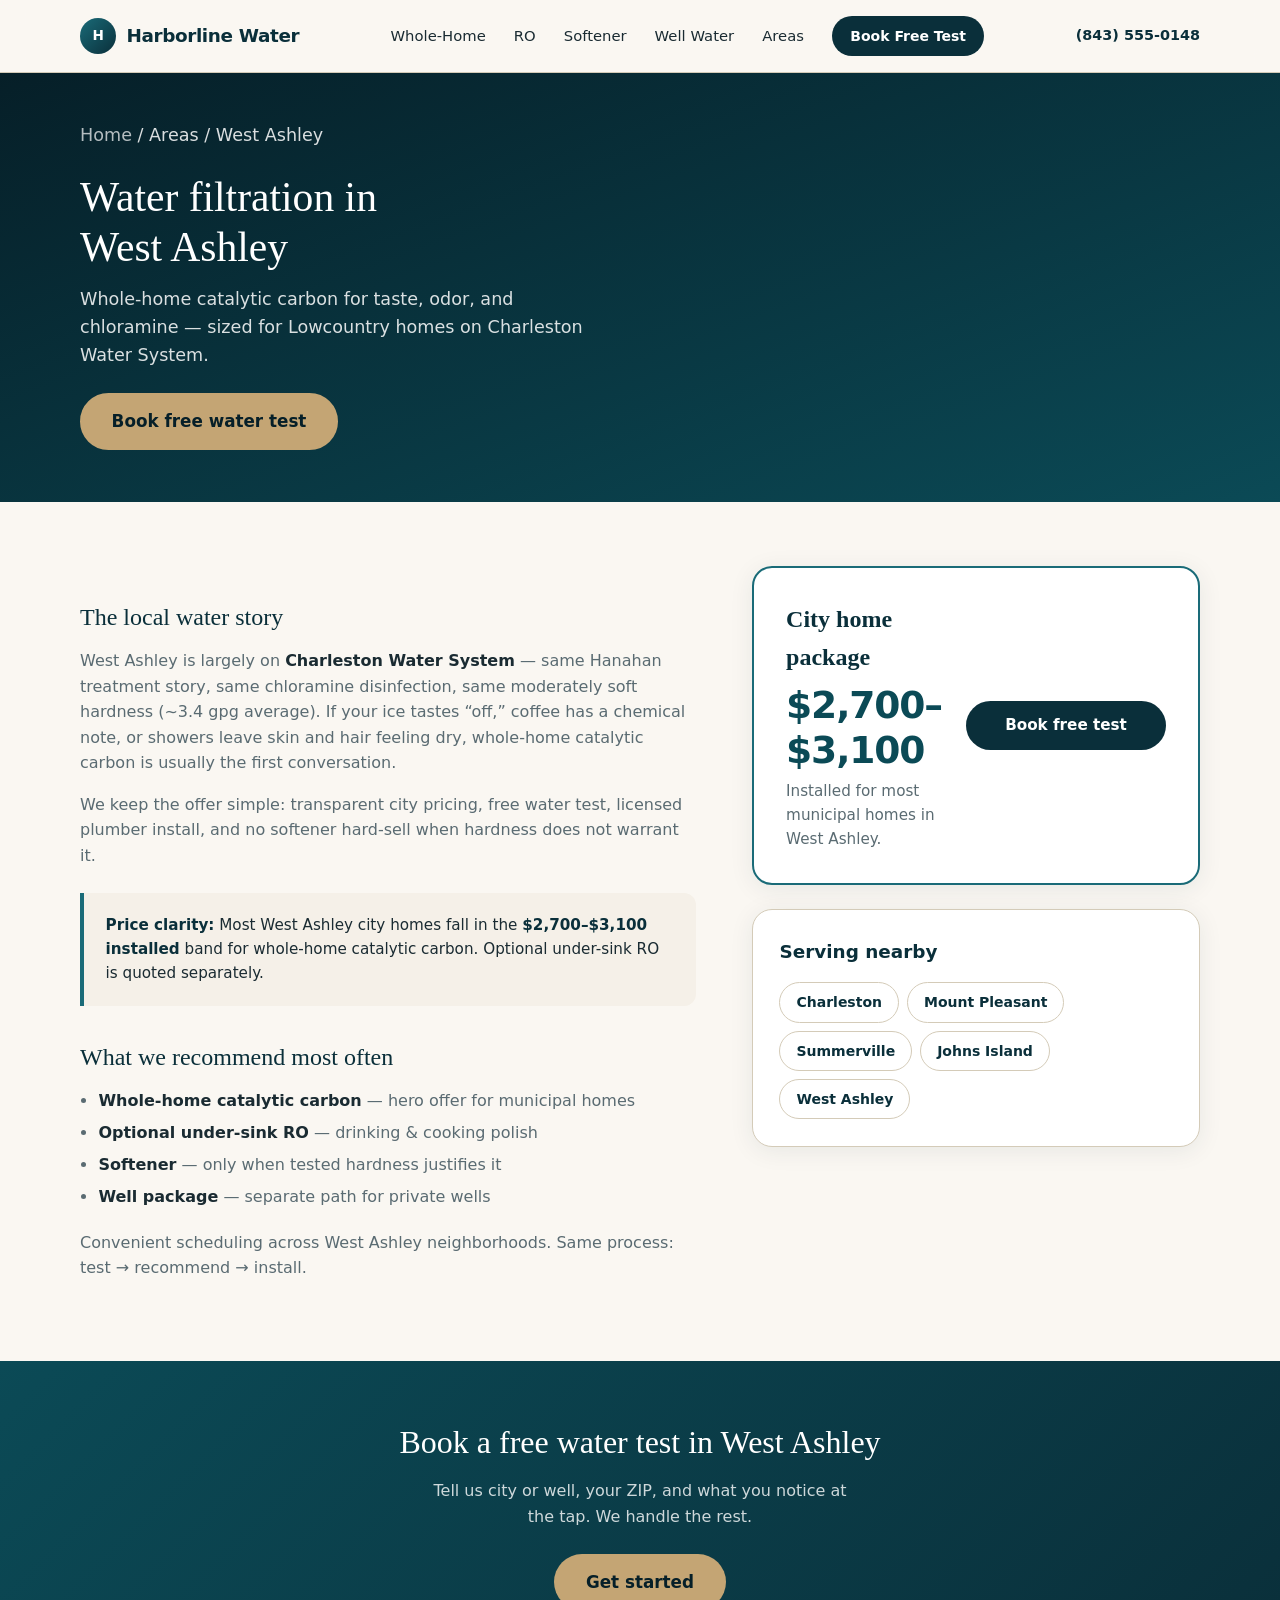
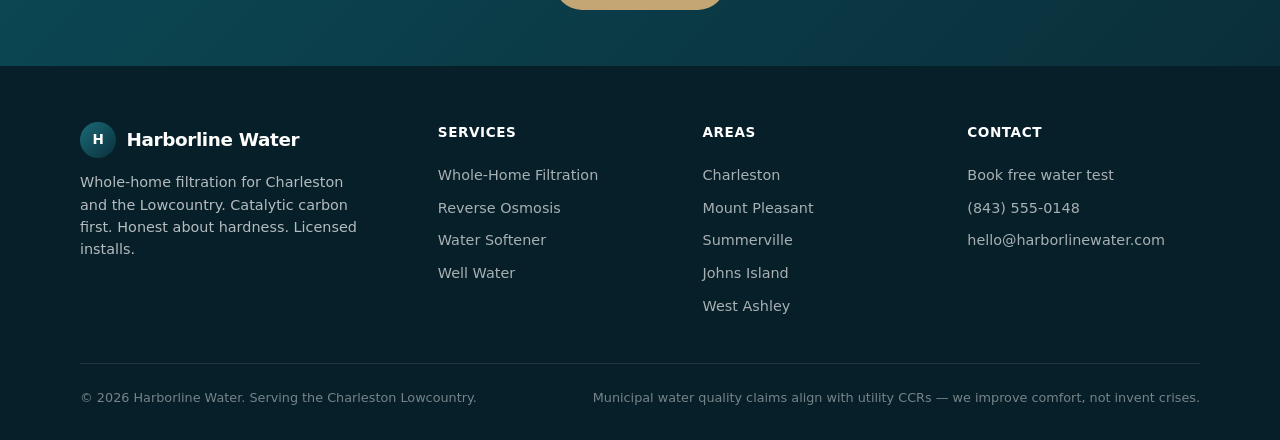
<file: west-ashley.html>
<!DOCTYPE html>
<html lang="en">
<head>
  <meta charset="UTF-8" />
  <meta name="viewport" content="width=device-width, initial-scale=1" />
  <title>Water Filtration West Ashley SC | Harborline Water</title>
  <meta name="description" content="West Ashley whole-home water filters for Charleston Water System chloramine & taste. $2,700–$3,100 installed for most city homes. Book free test." />
  <link rel="stylesheet" href="css/styles.css" />
</head>
<body>
  <header class="site-header">
    <div class="container header-inner">
      <a class="logo" href="index.html">
        <span class="logo-mark" aria-hidden="true">H</span>
        Harborline Water
      </a>
      <nav class="nav-desktop" aria-label="Primary">
        <a href="whole-home.html">Whole-Home</a>
        <a href="reverse-osmosis.html">RO</a>
        <a href="softener.html">Softener</a>
        <a href="well-water.html">Well Water</a>
        <a href="charleston.html">Areas</a>
        <a class="nav-cta" href="book.html">Book Free Test</a>
      </nav>
      <a class="header-phone" href="tel:+18435550148">(843) 555-0148</a>
      <button class="menu-toggle" type="button" aria-label="Open menu" aria-expanded="false">
        <span></span><span></span><span></span>
      </button>
    </div>
    <nav class="nav-mobile container" aria-label="Mobile">
      <a href="whole-home.html">Whole-Home Filtration</a>
      <a href="reverse-osmosis.html">Reverse Osmosis</a>
      <a href="softener.html">Water Softener</a>
      <a href="well-water.html">Well Water</a>
      <a href="charleston.html">Charleston</a>
      <a href="mount-pleasant.html">Mount Pleasant</a>
      <a href="summerville.html">Summerville</a>
      <a href="johns-island.html">Johns Island</a>
      <a href="west-ashley.html">West Ashley</a>
      <a class="nav-cta" href="book.html">Book Free Water Test</a>
    </nav>
  </header>
  <main>

    <section class="page-hero">
      <div class="container">
        <p class="breadcrumb"><a href="index.html">Home</a> / Areas / West Ashley</p>
        <h1>Water filtration in West Ashley</h1>
        <p>Whole-home catalytic carbon for taste, odor, and chloramine — sized for Lowcountry homes on Charleston Water System.</p>
        <a class="btn btn-primary btn-lg" href="book.html" style="background:var(--accent);color:var(--navy-deep);border-color:var(--accent)">Book free water test</a>
      </div>
    </section>

    <section class="section">
      <div class="container split split-60">
        <div class="prose">
          <h2>The local water story</h2>
          <p>West Ashley is largely on <strong>Charleston Water System</strong> — same Hanahan treatment story, same chloramine disinfection, same moderately soft hardness (~3.4 gpg average). If your ice tastes “off,” coffee has a chemical note, or showers leave skin and hair feeling dry, whole-home catalytic carbon is usually the first conversation.</p>
        <p>We keep the offer simple: transparent city pricing, free water test, licensed plumber install, and no softener hard-sell when hardness does not warrant it.</p>
        <div class="callout"><p><strong>Price clarity:</strong> Most West Ashley city homes fall in the <strong>$2,700–$3,100 installed</strong> band for whole-home catalytic carbon. Optional under-sink RO is quoted separately.</p></div>
          <h2>What we recommend most often</h2>
          <ul>
            <li><strong>Whole-home catalytic carbon</strong> — hero offer for municipal homes</li>
            <li><strong>Optional under-sink RO</strong> — drinking &amp; cooking polish</li>
            <li><strong>Softener</strong> — only when tested hardness justifies it</li>
            <li><strong>Well package</strong> — separate path for private wells</li>
          </ul>
          <p>Convenient scheduling across West Ashley neighborhoods. Same process: test → recommend → install.</p>
        </div>
        <aside>
          <div class="price-band" style="margin-bottom:1.5rem">
            <div>
              <h3>City home package</h3>
              <p class="amount">$2,700–$3,100</p>
              <p class="amount-note">Installed for most municipal homes in West Ashley.</p>
            </div>
            <div class="price-cta">
              <a class="btn btn-primary" href="book.html">Book free test</a>
            </div>
          </div>
          <div class="card">
            <h3>Serving nearby</h3>
            <div class="area-pills" style="margin-top:1rem">
              <a href="charleston.html">Charleston</a>
              <a href="mount-pleasant.html">Mount Pleasant</a>
              <a href="summerville.html">Summerville</a>
              <a href="johns-island.html">Johns Island</a>
              <a href="west-ashley.html">West Ashley</a>
            </div>
          </div>
        </aside>
      </div>
    </section>

    <section class="cta-band">
      <div class="container">
        <h2>Book a free water test in West Ashley</h2>
        <p>Tell us city or well, your ZIP, and what you notice at the tap. We handle the rest.</p>
        <a class="btn btn-primary btn-lg" href="book.html">Get started</a>
      </div>
    </section>

  </main>
  <footer class="site-footer">
    <div class="container">
      <div class="footer-grid">
        <div class="footer-brand">
          <a class="logo" href="index.html">
            <span class="logo-mark" aria-hidden="true">H</span>
            Harborline Water
          </a>
          <p>Whole-home filtration for Charleston and the Lowcountry. Catalytic carbon first. Honest about hardness. Licensed installs.</p>
        </div>
        <div class="footer-col">
          <h4>Services</h4>
          <a href="whole-home.html">Whole-Home Filtration</a>
          <a href="reverse-osmosis.html">Reverse Osmosis</a>
          <a href="softener.html">Water Softener</a>
          <a href="well-water.html">Well Water</a>
        </div>
        <div class="footer-col">
          <h4>Areas</h4>
          <a href="charleston.html">Charleston</a>
          <a href="mount-pleasant.html">Mount Pleasant</a>
          <a href="summerville.html">Summerville</a>
          <a href="johns-island.html">Johns Island</a>
          <a href="west-ashley.html">West Ashley</a>
        </div>
        <div class="footer-col">
          <h4>Contact</h4>
          <a href="book.html">Book free water test</a>
          <a href="tel:+18435550148">(843) 555-0148</a>
          <a href="mailto:hello@harborlinewater.com">hello@harborlinewater.com</a>
        </div>
      </div>
      <div class="footer-bottom">
        <span>© 2026 Harborline Water. Serving the Charleston Lowcountry.</span>
        <span>Municipal water quality claims align with utility CCRs — we improve comfort, not invent crises.</span>
      </div>
    </div>
  </footer>
  <div class="sticky-cta" role="region" aria-label="Quick actions">
    <a class="btn btn-call" href="tel:+18435550148">Call</a>
    <a class="btn btn-primary" href="book.html">Book free water test</a>
  </div>
  <script src="js/main.js"></script>
</body>
</html>
</file>
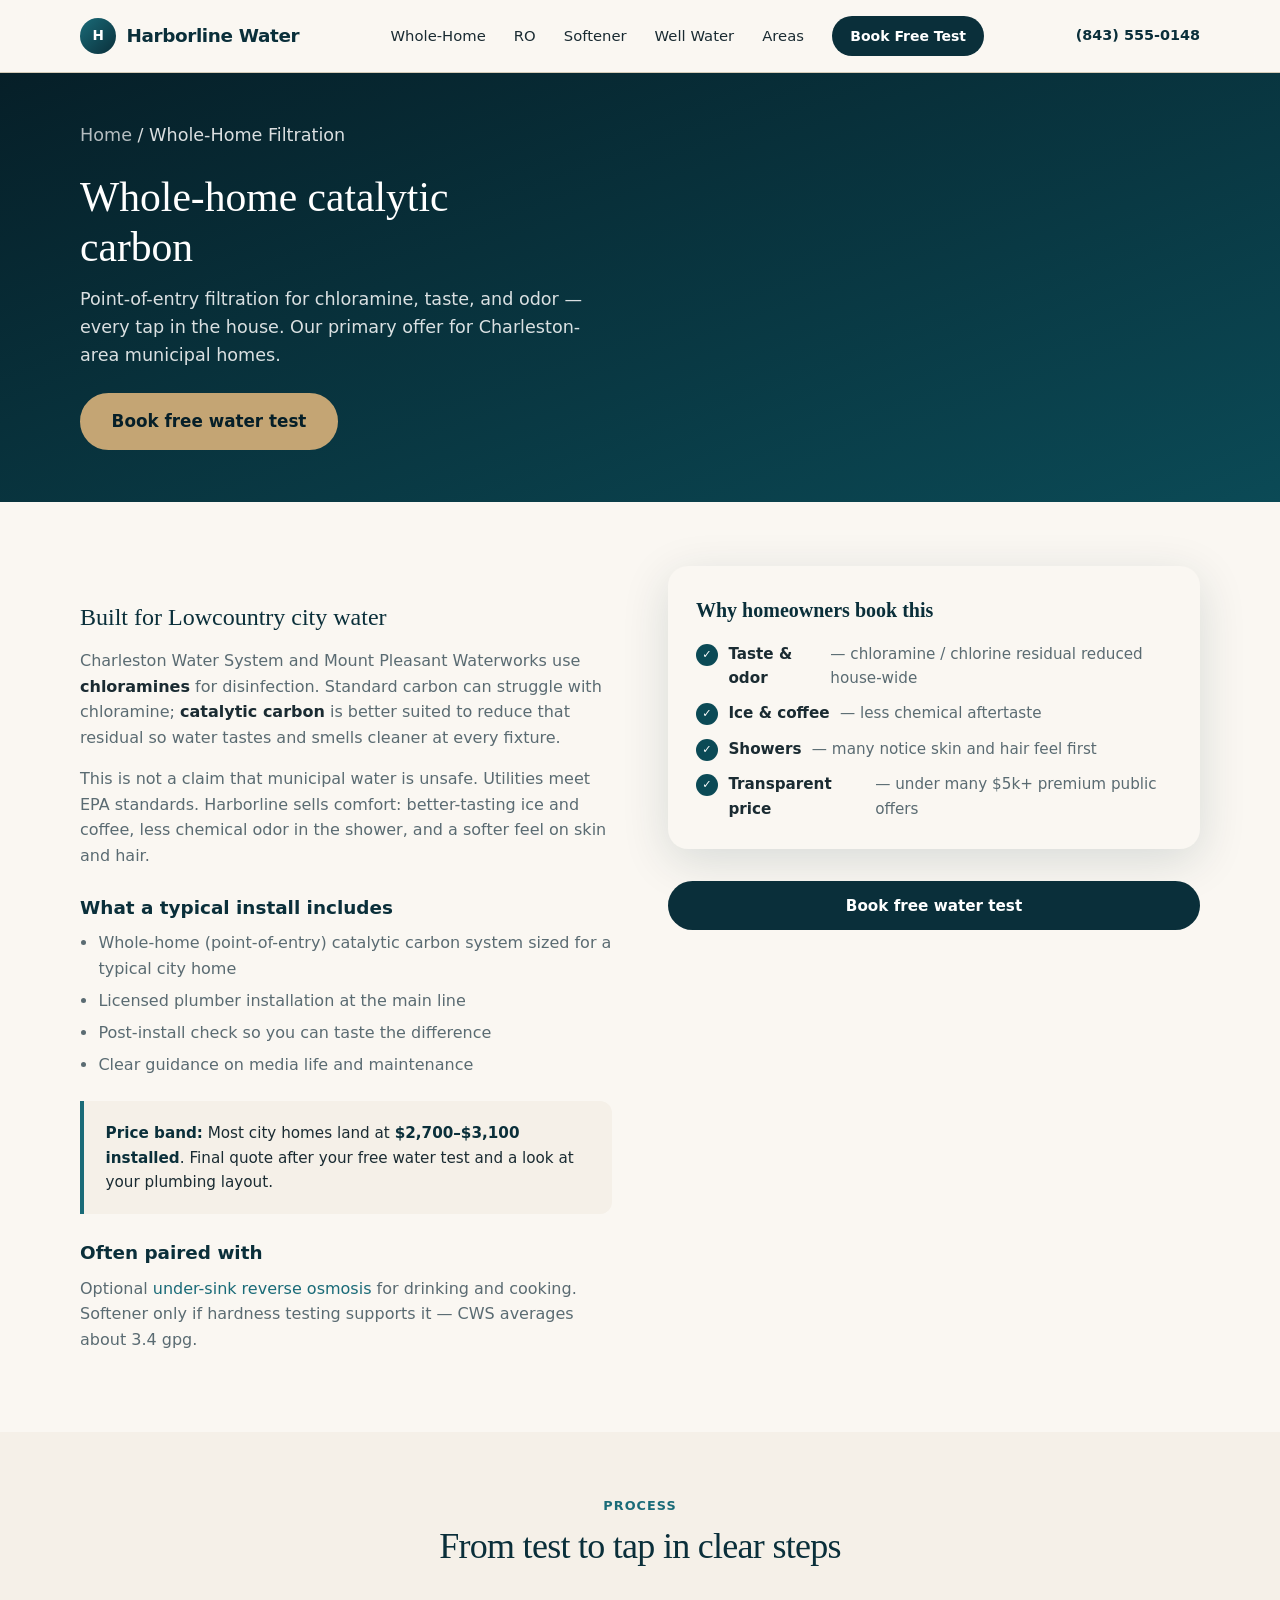
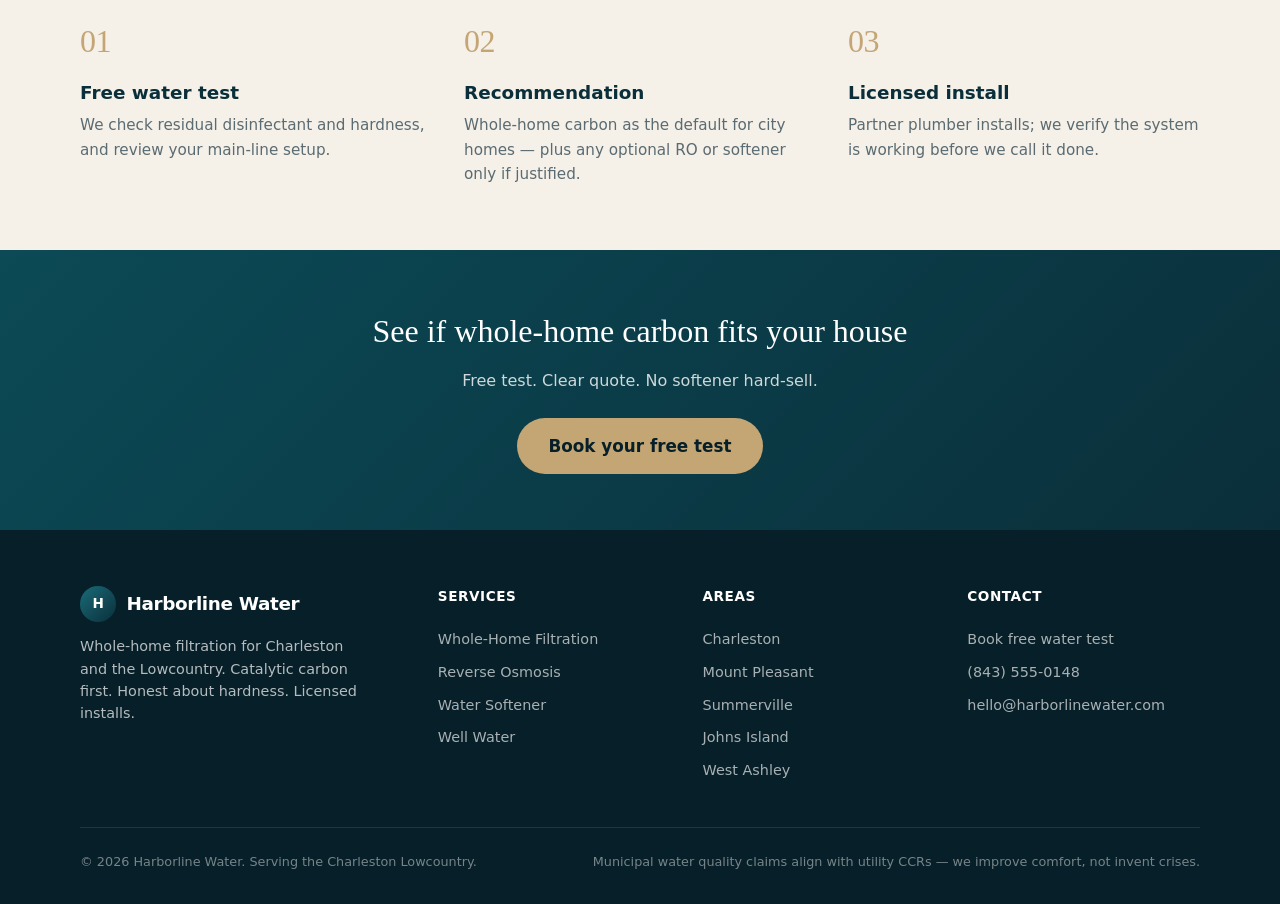
<file: whole-home.html>
<!DOCTYPE html>
<html lang="en">
<head>
  <meta charset="UTF-8" />
  <meta name="viewport" content="width=device-width, initial-scale=1" />
  <title>Whole-Home Catalytic Carbon Filtration | Harborline Water</title>
  <meta name="description" content="Whole-home catalytic carbon filtration for Charleston Lowcountry city homes. Chloramine, taste & odor. $2,700–$3,100 installed. Free water test." />
  <link rel="stylesheet" href="css/styles.css" />
</head>
<body>
  <header class="site-header">
    <div class="container header-inner">
      <a class="logo" href="index.html">
        <span class="logo-mark" aria-hidden="true">H</span>
        Harborline Water
      </a>
      <nav class="nav-desktop" aria-label="Primary">
        <a href="whole-home.html">Whole-Home</a>
        <a href="reverse-osmosis.html">RO</a>
        <a href="softener.html">Softener</a>
        <a href="well-water.html">Well Water</a>
        <a href="charleston.html">Areas</a>
        <a class="nav-cta" href="book.html">Book Free Test</a>
      </nav>
      <a class="header-phone" href="tel:+18435550148">(843) 555-0148</a>
      <button class="menu-toggle" type="button" aria-label="Open menu" aria-expanded="false">
        <span></span><span></span><span></span>
      </button>
    </div>
    <nav class="nav-mobile container" aria-label="Mobile">
      <a href="whole-home.html">Whole-Home Filtration</a>
      <a href="reverse-osmosis.html">Reverse Osmosis</a>
      <a href="softener.html">Water Softener</a>
      <a href="well-water.html">Well Water</a>
      <a href="charleston.html">Charleston</a>
      <a href="mount-pleasant.html">Mount Pleasant</a>
      <a href="summerville.html">Summerville</a>
      <a href="johns-island.html">Johns Island</a>
      <a href="west-ashley.html">West Ashley</a>
      <a class="nav-cta" href="book.html">Book Free Water Test</a>
    </nav>
  </header>
  <main>

    <section class="page-hero">
      <div class="container">
        <p class="breadcrumb"><a href="index.html">Home</a> / Whole-Home Filtration</p>
        <h1>Whole-home catalytic carbon</h1>
        <p>Point-of-entry filtration for chloramine, taste, and odor — every tap in the house. Our primary offer for Charleston-area municipal homes.</p>
        <a class="btn btn-primary btn-lg" href="book.html" style="background:var(--accent);color:var(--navy-deep);border-color:var(--accent)">Book free water test</a>
      </div>
    </section>

    <section class="section">
      <div class="container split">
        <div class="prose">
          <h2>Built for Lowcountry city water</h2>
          <p>Charleston Water System and Mount Pleasant Waterworks use <strong>chloramines</strong> for disinfection. Standard carbon can struggle with chloramine; <strong>catalytic carbon</strong> is better suited to reduce that residual so water tastes and smells cleaner at every fixture.</p>
          <p>This is not a claim that municipal water is unsafe. Utilities meet EPA standards. Harborline sells comfort: better-tasting ice and coffee, less chemical odor in the shower, and a softer feel on skin and hair.</p>
          <h3>What a typical install includes</h3>
          <ul>
            <li>Whole-home (point-of-entry) catalytic carbon system sized for a typical city home</li>
            <li>Licensed plumber installation at the main line</li>
            <li>Post-install check so you can taste the difference</li>
            <li>Clear guidance on media life and maintenance</li>
          </ul>
          <div class="callout">
            <p><strong>Price band:</strong> Most city homes land at <strong>$2,700–$3,100 installed</strong>. Final quote after your free water test and a look at your plumbing layout.</p>
          </div>
          <h3>Often paired with</h3>
          <p>Optional <a href="reverse-osmosis.html">under-sink reverse osmosis</a> for drinking and cooking. Softener only if hardness testing supports it — CWS averages about 3.4 gpg.</p>
        </div>
        <aside>
          <div class="hero-card" style="box-shadow:var(--shadow-lg)">
            <h3>Why homeowners book this</h3>
            <ul>
              <li><strong>Taste &amp; odor</strong> — chloramine / chlorine residual reduced house-wide</li>
              <li><strong>Ice &amp; coffee</strong> — less chemical aftertaste</li>
              <li><strong>Showers</strong> — many notice skin and hair feel first</li>
              <li><strong>Transparent price</strong> — under many $5k+ premium public offers</li>
            </ul>
          </div>
          <div class="mt-2">
            <a class="btn btn-primary btn-block" href="book.html">Book free water test</a>
          </div>
        </aside>
      </div>
    </section>

    <section class="section section-alt">
      <div class="container">
        <div class="section-head center">
          <span class="eyebrow">Process</span>
          <h2>From test to tap in clear steps</h2>
        </div>
        <div class="steps">
          <div class="step">
            <h3>Free water test</h3>
            <p>We check residual disinfectant and hardness, and review your main-line setup.</p>
          </div>
          <div class="step">
            <h3>Recommendation</h3>
            <p>Whole-home carbon as the default for city homes — plus any optional RO or softener only if justified.</p>
          </div>
          <div class="step">
            <h3>Licensed install</h3>
            <p>Partner plumber installs; we verify the system is working before we call it done.</p>
          </div>
        </div>
      </div>
    </section>

    <section class="cta-band">
      <div class="container">
        <h2>See if whole-home carbon fits your house</h2>
        <p>Free test. Clear quote. No softener hard-sell.</p>
        <a class="btn btn-primary btn-lg" href="book.html">Book your free test</a>
      </div>
    </section>

  </main>
  <footer class="site-footer">
    <div class="container">
      <div class="footer-grid">
        <div class="footer-brand">
          <a class="logo" href="index.html">
            <span class="logo-mark" aria-hidden="true">H</span>
            Harborline Water
          </a>
          <p>Whole-home filtration for Charleston and the Lowcountry. Catalytic carbon first. Honest about hardness. Licensed installs.</p>
        </div>
        <div class="footer-col">
          <h4>Services</h4>
          <a href="whole-home.html">Whole-Home Filtration</a>
          <a href="reverse-osmosis.html">Reverse Osmosis</a>
          <a href="softener.html">Water Softener</a>
          <a href="well-water.html">Well Water</a>
        </div>
        <div class="footer-col">
          <h4>Areas</h4>
          <a href="charleston.html">Charleston</a>
          <a href="mount-pleasant.html">Mount Pleasant</a>
          <a href="summerville.html">Summerville</a>
          <a href="johns-island.html">Johns Island</a>
          <a href="west-ashley.html">West Ashley</a>
        </div>
        <div class="footer-col">
          <h4>Contact</h4>
          <a href="book.html">Book free water test</a>
          <a href="tel:+18435550148">(843) 555-0148</a>
          <a href="mailto:hello@harborlinewater.com">hello@harborlinewater.com</a>
        </div>
      </div>
      <div class="footer-bottom">
        <span>© 2026 Harborline Water. Serving the Charleston Lowcountry.</span>
        <span>Municipal water quality claims align with utility CCRs — we improve comfort, not invent crises.</span>
      </div>
    </div>
  </footer>
  <div class="sticky-cta" role="region" aria-label="Quick actions">
    <a class="btn btn-call" href="tel:+18435550148">Call</a>
    <a class="btn btn-primary" href="book.html">Book free water test</a>
  </div>
  <script src="js/main.js"></script>
</body>
</html>
</file>
<file: css/styles.css>
/* Harborline Water — Coastal Premium Design System */
:root {
  --navy: #0A2F3A;
  --navy-deep: #061F28;
  --teal: #0B4A56;
  --teal-mid: #1A6B78;
  --teal-light: #2A8A9A;
  --sand: #E8DFD0;
  --sand-light: #F5F0E8;
  --cream: #FAF7F2;
  --white: #FFFFFF;
  --ink: #1A2B32;
  --muted: #5A6B72;
  --border: #D4CBB8;
  --accent: #C4A574;
  --accent-hover: #B08F5C;
  --success: #2D6A4F;
  --radius: 12px;
  --radius-lg: 20px;
  --shadow: 0 4px 24px rgba(10, 47, 58, 0.08);
  --shadow-lg: 0 12px 48px rgba(10, 47, 58, 0.14);
  --font: "Segoe UI", system-ui, -apple-system, BlinkMacSystemFont, "Helvetica Neue", sans-serif;
  --font-display: Georgia, "Times New Roman", "Palatino Linotype", serif;
  --max: 1120px;
  --header-h: 72px;
}

*, *::before, *::after { box-sizing: border-box; margin: 0; padding: 0; }
html { scroll-behavior: smooth; }
body {
  font-family: var(--font);
  color: var(--ink);
  background: var(--cream);
  line-height: 1.6;
  -webkit-font-smoothing: antialiased;
  padding-bottom: 72px; /* mobile sticky CTA */
}
img { max-width: 100%; display: block; }
a { color: var(--teal-mid); text-decoration: none; transition: color .2s; }
a:hover { color: var(--teal); }
ul { list-style: none; }
button, input, select, textarea { font: inherit; }

.container { width: min(100% - 2rem, var(--max)); margin-inline: auto; }
.container-narrow { width: min(100% - 2rem, 720px); margin-inline: auto; }

/* —— Header —— */
.site-header {
  position: sticky; top: 0; z-index: 100;
  background: rgba(250, 247, 242, 0.92);
  backdrop-filter: blur(12px);
  border-bottom: 1px solid var(--border);
}
.header-inner {
  display: flex; align-items: center; justify-content: space-between;
  height: var(--header-h); gap: 1rem;
}
.logo {
  display: flex; align-items: center; gap: .65rem;
  color: var(--navy); font-weight: 700; font-size: 1.15rem;
  letter-spacing: -0.02em;
}
.logo:hover { color: var(--navy); }
.logo-mark {
  width: 36px; height: 36px; border-radius: 50%;
  background: linear-gradient(135deg, var(--teal-mid), var(--navy));
  display: grid; place-items: center; color: white; font-size: .85rem;
  flex-shrink: 0;
}
.nav-desktop { display: none; align-items: center; gap: 1.75rem; }
.nav-desktop a {
  color: var(--ink); font-size: .925rem; font-weight: 500;
  position: relative;
}
.nav-desktop a:hover { color: var(--teal); }
.nav-desktop .nav-cta {
  background: var(--navy); color: white !important;
  padding: .55rem 1.15rem; border-radius: 999px;
  font-weight: 600; font-size: .875rem;
}
.nav-desktop .nav-cta:hover { background: var(--teal); }
.header-phone {
  display: none; color: var(--navy); font-weight: 600; font-size: .9rem;
  white-space: nowrap;
}
.menu-toggle {
  display: flex; flex-direction: column; gap: 5px;
  background: none; border: none; cursor: pointer; padding: 8px;
}
.menu-toggle span {
  display: block; width: 22px; height: 2px; background: var(--navy); border-radius: 1px;
}
.nav-mobile {
  display: none; flex-direction: column; gap: .25rem;
  padding: 0 0 1.25rem; border-top: 1px solid var(--border);
}
.nav-mobile.open { display: flex; }
.nav-mobile a {
  color: var(--ink); font-weight: 500; padding: .75rem 0;
  border-bottom: 1px solid rgba(212, 203, 184, 0.5);
}
.nav-mobile .nav-cta {
  background: var(--navy); color: white !important; text-align: center;
  border-radius: 999px; margin-top: .75rem; border: none; padding: .85rem;
}

@media (min-width: 900px) {
  .nav-desktop { display: flex; }
  .header-phone { display: block; }
  .menu-toggle { display: none; }
  body { padding-bottom: 0; }
}

/* —— Buttons —— */
.btn {
  display: inline-flex; align-items: center; justify-content: center; gap: .4rem;
  padding: .85rem 1.6rem; border-radius: 999px; font-weight: 600;
  font-size: .95rem; border: 2px solid transparent; cursor: pointer;
  transition: all .2s; text-align: center; line-height: 1.2;
}
.btn-primary {
  background: var(--navy); color: white;
}
.btn-primary:hover { background: var(--teal); color: white; }
.btn-secondary {
  background: transparent; color: var(--navy); border-color: var(--navy);
}
.btn-secondary:hover { background: var(--navy); color: white; }
.btn-sand {
  background: var(--accent); color: var(--navy-deep);
}
.btn-sand:hover { background: var(--accent-hover); color: var(--navy-deep); }
.btn-lg { padding: 1rem 1.85rem; font-size: 1.05rem; }
.btn-block { width: 100%; }

/* —— Hero —— */
.hero {
  position: relative;
  background: linear-gradient(160deg, var(--navy-deep) 0%, var(--navy) 45%, var(--teal) 100%);
  color: white; overflow: hidden;
  padding: 3.5rem 0 4rem;
}
.hero::before {
  content: ""; position: absolute; inset: 0;
  background:
    radial-gradient(ellipse 80% 60% at 85% 20%, rgba(42, 138, 154, 0.35), transparent),
    radial-gradient(ellipse 50% 40% at 10% 90%, rgba(196, 165, 116, 0.12), transparent);
  pointer-events: none;
}
.hero-inner { position: relative; display: grid; gap: 2.5rem; }
.hero-badge {
  display: inline-block; background: rgba(255,255,255,0.12);
  border: 1px solid rgba(255,255,255,0.2); color: var(--sand);
  font-size: .8rem; font-weight: 600; letter-spacing: .04em;
  text-transform: uppercase; padding: .35rem .85rem; border-radius: 999px;
  margin-bottom: 1.25rem;
}
.hero h1 {
  font-family: var(--font-display);
  font-size: clamp(2rem, 5vw, 3.15rem);
  font-weight: 500; line-height: 1.15; letter-spacing: -0.02em;
  max-width: 16ch; margin-bottom: 1.15rem;
}
.hero-lead {
  font-size: 1.125rem; color: rgba(255,255,255,0.88);
  max-width: 38ch; margin-bottom: 1.75rem; line-height: 1.65;
}
.hero-actions { display: flex; flex-wrap: wrap; gap: .85rem; margin-bottom: 2rem; }
.hero-actions .btn-primary {
  background: var(--accent); color: var(--navy-deep); border-color: var(--accent);
}
.hero-actions .btn-primary:hover { background: var(--accent-hover); color: var(--navy-deep); }
.hero-actions .btn-secondary {
  color: white; border-color: rgba(255,255,255,0.45);
}
.hero-actions .btn-secondary:hover { background: rgba(255,255,255,0.12); color: white; }
.hero-price {
  display: inline-flex; flex-direction: column; gap: .15rem;
  background: rgba(255,255,255,0.08); border: 1px solid rgba(255,255,255,0.15);
  border-radius: var(--radius); padding: 1rem 1.35rem; max-width: 340px;
}
.hero-price strong {
  font-size: 1.5rem; font-weight: 700; color: var(--sand-light);
  letter-spacing: -0.02em;
}
.hero-price span { font-size: .85rem; color: rgba(255,255,255,0.7); }
.hero-card {
  background: var(--cream); color: var(--ink);
  border-radius: var(--radius-lg); padding: 1.75rem;
  box-shadow: var(--shadow-lg);
}
.hero-card h3 {
  font-family: var(--font-display); font-size: 1.25rem;
  color: var(--navy); margin-bottom: 1rem;
}
.hero-card ul { display: flex; flex-direction: column; gap: .7rem; }
.hero-card li {
  display: flex; gap: .65rem; align-items: flex-start;
  font-size: .95rem; color: var(--muted);
}
.hero-card li::before {
  content: "✓"; flex-shrink: 0; width: 22px; height: 22px;
  background: var(--teal); color: white; border-radius: 50%;
  display: grid; place-items: center; font-size: .7rem; font-weight: 700;
  margin-top: 2px;
}
.hero-card li strong { color: var(--ink); }

@media (min-width: 800px) {
  .hero { padding: 4.5rem 0 5rem; }
  .hero-inner { grid-template-columns: 1.2fr 0.8fr; align-items: center; gap: 3rem; }
}

/* —— Sections —— */
.section { padding: 4rem 0; }
.section-alt { background: var(--sand-light); }
.section-navy {
  background: var(--navy); color: white;
}
.section-head { margin-bottom: 2.5rem; max-width: 560px; }
.section-head.center { margin-inline: auto; text-align: center; }
.eyebrow {
  display: block; font-size: .8rem; font-weight: 700;
  letter-spacing: .08em; text-transform: uppercase;
  color: var(--teal-mid); margin-bottom: .5rem;
}
.section-navy .eyebrow { color: var(--accent); }
.section-head h2 {
  font-family: var(--font-display);
  font-size: clamp(1.65rem, 3.5vw, 2.25rem);
  font-weight: 500; color: var(--navy); line-height: 1.2;
  letter-spacing: -0.02em; margin-bottom: .65rem;
}
.section-navy .section-head h2 { color: white; }
.section-head p { color: var(--muted); font-size: 1.05rem; }
.section-navy .section-head p { color: rgba(255,255,255,0.75); }

/* —— Cards / Grid —— */
.grid-3 { display: grid; gap: 1.35rem; }
.grid-2 { display: grid; gap: 1.35rem; }
.grid-4 { display: grid; gap: 1.15rem; }
@media (min-width: 640px) {
  .grid-2 { grid-template-columns: 1fr 1fr; }
  .grid-4 { grid-template-columns: 1fr 1fr; }
}
@media (min-width: 900px) {
  .grid-3 { grid-template-columns: repeat(3, 1fr); }
  .grid-4 { grid-template-columns: repeat(4, 1fr); }
}

.card {
  background: white; border: 1px solid var(--border);
  border-radius: var(--radius-lg); padding: 1.65rem;
  box-shadow: var(--shadow); transition: transform .2s, box-shadow .2s;
}
.card:hover { transform: translateY(-2px); box-shadow: var(--shadow-lg); }
.card-icon {
  width: 48px; height: 48px; border-radius: 12px;
  background: var(--sand-light); color: var(--teal);
  display: grid; place-items: center; font-size: 1.35rem;
  margin-bottom: 1rem;
}
.card h3 {
  font-size: 1.15rem; color: var(--navy); margin-bottom: .5rem;
  font-weight: 650;
}
.card p { color: var(--muted); font-size: .95rem; }
.card .card-link {
  display: inline-block; margin-top: 1rem; font-weight: 600;
  font-size: .9rem; color: var(--teal-mid);
}
.card .card-link:hover { color: var(--navy); }

/* —— Price band —— */
.price-band {
  background: white; border: 2px solid var(--teal-mid);
  border-radius: var(--radius-lg); padding: 2rem;
  display: grid; gap: 1.5rem; align-items: center;
  box-shadow: var(--shadow);
}
@media (min-width: 700px) {
  .price-band { grid-template-columns: 1fr auto; }
}
.price-band h3 {
  font-family: var(--font-display); font-size: 1.5rem;
  color: var(--navy); margin-bottom: .4rem;
}
.price-band .amount {
  font-size: clamp(1.75rem, 4vw, 2.35rem); font-weight: 700;
  color: var(--teal); letter-spacing: -0.03em; line-height: 1.2;
}
.price-band .amount-note { color: var(--muted); font-size: .95rem; margin-top: .35rem; }
.price-band .price-cta { display: flex; flex-direction: column; gap: .65rem; min-width: 200px; }

/* —— Process steps —— */
.steps { display: grid; gap: 1.5rem; counter-reset: step; }
@media (min-width: 800px) {
  .steps { grid-template-columns: repeat(3, 1fr); gap: 2rem; }
}
.step {
  position: relative; padding-top: .5rem;
}
.step::before {
  counter-increment: step; content: "0" counter(step);
  display: block; font-family: var(--font-display);
  font-size: 2rem; color: var(--accent); font-weight: 500;
  margin-bottom: .65rem; letter-spacing: -0.02em;
}
.step h3 { color: var(--navy); font-size: 1.15rem; margin-bottom: .4rem; }
.step p { color: var(--muted); font-size: .95rem; }

/* —— Trust —— */
.trust-grid { display: grid; gap: 1.25rem; }
@media (min-width: 700px) { .trust-grid { grid-template-columns: 1fr 1fr; } }
.trust-item {
  display: flex; gap: 1rem; align-items: flex-start;
  padding: 1.25rem; background: rgba(255,255,255,0.06);
  border: 1px solid rgba(255,255,255,0.1); border-radius: var(--radius);
}
.trust-item .t-icon {
  width: 40px; height: 40px; border-radius: 10px;
  background: rgba(196, 165, 116, 0.2); color: var(--accent);
  display: grid; place-items: center; flex-shrink: 0; font-size: 1.1rem;
}
.trust-item h4 { color: white; font-size: 1rem; margin-bottom: .25rem; }
.trust-item p { color: rgba(255,255,255,0.7); font-size: .9rem; }

/* —— FAQ —— */
.faq-list { display: flex; flex-direction: column; gap: .75rem; }
.faq-item {
  background: white; border: 1px solid var(--border);
  border-radius: var(--radius); overflow: hidden;
}
.faq-item summary {
  padding: 1.15rem 1.35rem; cursor: pointer; font-weight: 600;
  color: var(--navy); list-style: none; display: flex;
  justify-content: space-between; align-items: center; gap: 1rem;
}
.faq-item summary::-webkit-details-marker { display: none; }
.faq-item summary::after {
  content: "+"; font-size: 1.35rem; color: var(--teal-mid);
  font-weight: 400; flex-shrink: 0;
}
.faq-item[open] summary::after { content: "−"; }
.faq-item .faq-body {
  padding: 0 1.35rem 1.25rem; color: var(--muted); font-size: .95rem;
  border-top: 1px solid transparent;
}
.faq-item[open] .faq-body { border-top-color: var(--border); padding-top: 1rem; }

/* —— Geo / page hero compact —— */
.page-hero {
  background: linear-gradient(160deg, var(--navy-deep), var(--teal));
  color: white; padding: 3rem 0 3.25rem;
}
.page-hero h1 {
  font-family: var(--font-display);
  font-size: clamp(1.85rem, 4vw, 2.6rem);
  font-weight: 500; line-height: 1.2; margin-bottom: .75rem;
  max-width: 18ch;
}
.page-hero p {
  color: rgba(255,255,255,0.85); font-size: 1.1rem;
  max-width: 48ch; margin-bottom: 1.5rem;
}
.breadcrumb {
  font-size: .85rem; color: rgba(255,255,255,0.55);
  margin-bottom: 1rem;
}
.breadcrumb a { color: rgba(255,255,255,0.7); }
.breadcrumb a:hover { color: white; }

/* —— Content prose —— */
.prose { max-width: 680px; }
.prose h2 {
  font-family: var(--font-display); font-size: 1.5rem;
  color: var(--navy); margin: 2rem 0 .75rem; font-weight: 500;
}
.prose h3 { color: var(--navy); font-size: 1.15rem; margin: 1.5rem 0 .5rem; }
.prose p { color: var(--muted); margin-bottom: 1rem; }
.prose ul { margin: 0 0 1.25rem 1.15rem; list-style: disc; }
.prose li { color: var(--muted); margin-bottom: .4rem; }
.prose strong { color: var(--ink); }

.callout {
  background: var(--sand-light); border-left: 4px solid var(--teal-mid);
  border-radius: 0 var(--radius) var(--radius) 0;
  padding: 1.25rem 1.35rem; margin: 1.5rem 0;
}
.callout p { margin: 0; color: var(--ink); font-size: .95rem; }
.callout strong { color: var(--navy); }

/* —— Form —— */
.form-card {
  background: white; border: 1px solid var(--border);
  border-radius: var(--radius-lg); padding: 2rem;
  box-shadow: var(--shadow-lg); max-width: 560px;
}
.form-group { margin-bottom: 1.15rem; }
.form-group label {
  display: block; font-weight: 600; font-size: .875rem;
  color: var(--navy); margin-bottom: .4rem;
}
.form-group .hint { font-weight: 400; color: var(--muted); font-size: .8rem; }
.form-group input,
.form-group select,
.form-group textarea {
  width: 100%; padding: .75rem 1rem;
  border: 1.5px solid var(--border); border-radius: 10px;
  background: var(--cream); color: var(--ink);
  transition: border-color .2s, box-shadow .2s;
}
.form-group input:focus,
.form-group select:focus,
.form-group textarea:focus {
  outline: none; border-color: var(--teal-mid);
  box-shadow: 0 0 0 3px rgba(26, 107, 120, 0.15);
  background: white;
}
.form-group textarea { min-height: 100px; resize: vertical; }
.form-row { display: grid; gap: 1rem; }
@media (min-width: 500px) {
  .form-row-2 { grid-template-columns: 1fr 1fr; }
}
.form-success {
  display: none; text-align: center; padding: 2rem 1rem;
}
.form-success.show { display: block; }
.form-success .check {
  width: 64px; height: 64px; border-radius: 50%;
  background: var(--success); color: white;
  display: grid; place-items: center; font-size: 1.75rem;
  margin: 0 auto 1.25rem;
}
.form-success h3 { color: var(--navy); margin-bottom: .5rem; }
.form-success p { color: var(--muted); }

/* —— CTA band —— */
.cta-band {
  background: linear-gradient(135deg, var(--teal) 0%, var(--navy) 100%);
  color: white; padding: 3.5rem 0; text-align: center;
}
.cta-band h2 {
  font-family: var(--font-display); font-size: clamp(1.5rem, 3vw, 2rem);
  font-weight: 500; margin-bottom: .65rem;
}
.cta-band p { color: rgba(255,255,255,0.8); margin-bottom: 1.5rem; max-width: 420px; margin-inline: auto; }
.cta-band .btn-primary {
  background: var(--accent); color: var(--navy-deep);
}
.cta-band .btn-primary:hover { background: var(--accent-hover); }

/* —— Footer —— */
.site-footer {
  background: var(--navy-deep); color: rgba(255,255,255,0.7);
  padding: 3.5rem 0 2rem; font-size: .9rem;
}
.footer-grid {
  display: grid; gap: 2rem; margin-bottom: 2.5rem;
}
@media (min-width: 700px) {
  .footer-grid { grid-template-columns: 1.4fr 1fr 1fr 1fr; }
}
.footer-brand .logo { color: white; margin-bottom: .85rem; }
.footer-brand p { max-width: 280px; line-height: 1.55; }
.footer-col h4 {
  color: white; font-size: .85rem; font-weight: 700;
  letter-spacing: .04em; text-transform: uppercase;
  margin-bottom: 1rem;
}
.footer-col a {
  display: block; color: rgba(255,255,255,0.65);
  padding: .3rem 0; font-size: .9rem;
}
.footer-col a:hover { color: white; }
.footer-bottom {
  border-top: 1px solid rgba(255,255,255,0.1);
  padding-top: 1.5rem; display: flex; flex-wrap: wrap;
  gap: 1rem; justify-content: space-between; align-items: center;
  font-size: .8rem; color: rgba(255,255,255,0.45);
}

/* —— Sticky mobile CTA —— */
.sticky-cta {
  position: fixed; bottom: 0; left: 0; right: 0; z-index: 90;
  background: var(--navy); padding: .75rem 1rem;
  display: flex; gap: .65rem; box-shadow: 0 -4px 20px rgba(0,0,0,0.2);
}
.sticky-cta .btn { flex: 1; padding: .75rem; font-size: .9rem; }
.sticky-cta .btn-primary {
  background: var(--accent); color: var(--navy-deep);
}
.sticky-cta .btn-call {
  background: transparent; color: white;
  border: 1.5px solid rgba(255,255,255,0.35); flex: 0 0 auto;
  padding-inline: 1rem;
}
@media (min-width: 900px) {
  .sticky-cta { display: none; }
}

/* —— Local area list —— */
.area-pills { display: flex; flex-wrap: wrap; gap: .5rem; }
.area-pills a {
  background: white; border: 1px solid var(--border);
  padding: .5rem 1rem; border-radius: 999px;
  color: var(--navy); font-weight: 550; font-size: .875rem;
}
.area-pills a:hover {
  border-color: var(--teal-mid); background: var(--sand-light); color: var(--teal);
}

/* —— Comparison / honesty note —— */
.honesty-box {
  background: white; border: 1px solid var(--border);
  border-radius: var(--radius-lg); padding: 1.75rem;
}
.honesty-box h3 {
  color: var(--navy); font-size: 1.15rem; margin-bottom: .65rem;
  display: flex; align-items: center; gap: .5rem;
}
.honesty-box p { color: var(--muted); font-size: .95rem; margin-bottom: .75rem; }
.honesty-box p:last-child { margin-bottom: 0; }

/* —— Two-col layout —— */
.split { display: grid; gap: 2.5rem; align-items: start; }
@media (min-width: 800px) {
  .split { grid-template-columns: 1fr 1fr; gap: 3.5rem; }
  .split-60 { grid-template-columns: 1.2fr 0.8fr; }
}

/* —— Utility —— */
.mt-1 { margin-top: 1rem; }
.mt-2 { margin-top: 2rem; }
.mb-0 { margin-bottom: 0; }
.text-center { text-align: center; }
.sr-only {
  position: absolute; width: 1px; height: 1px; padding: 0; margin: -1px;
  overflow: hidden; clip: rect(0,0,0,0); border: 0;
}
</file>
